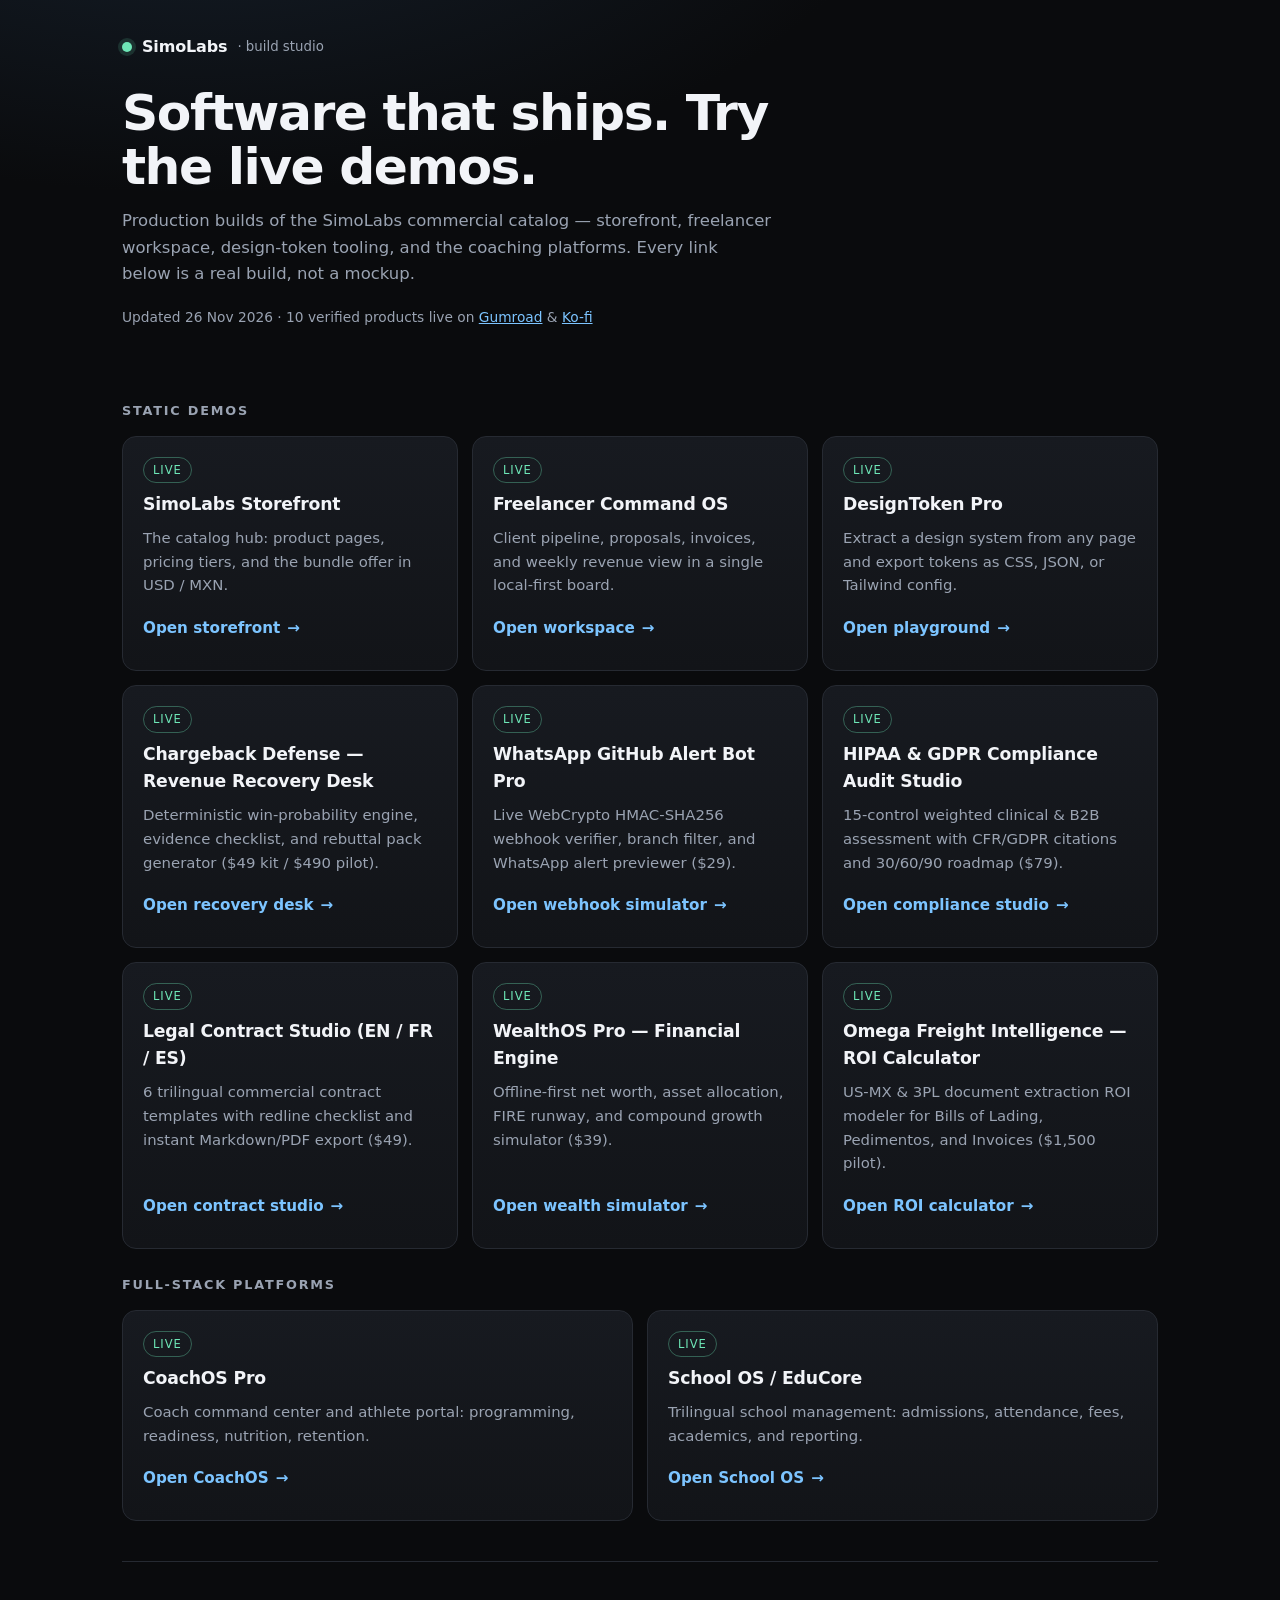
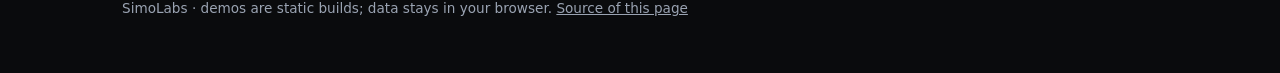
<file: index.html>
<!doctype html>
<html lang="en">
<head>
<meta charset="utf-8" />
<meta name="viewport" content="width=device-width, initial-scale=1" />
<title>SimoLabs — Product Demos</title>
<meta name="description" content="Live demos of SimoLabs commercial software: storefront, freelancer command OS, design token playground, chargeback defense, and coaching platforms." />
<meta property="og:type" content="website" />
<meta property="og:title" content="SimoLabs — 13 Offline-First SaaS, AI &amp; Revenue Recovery Products" />
<meta property="og:description" content="Try the live demos and get 25% off all Gumroad releases for 48 hours with code LAUNCH25." />
<meta property="og:url" content="https://simoabdelmoumen10-sys.github.io/simolabs-demos/" />
<meta property="og:image" content="https://simoabdelmoumen10-sys.github.io/simolabs-demos/assets/og-banner.png" />
<meta name="twitter:card" content="summary_large_image" />
<meta name="twitter:image" content="https://simoabdelmoumen10-sys.github.io/simolabs-demos/assets/og-banner.png" />
<style>
  :root {
    --bg: #0a0b0d;
    --surface: #121418;
    --surface-2: #171a20;
    --line: #262a32;
    --text: #f2f4f8;
    --muted: #9aa3b2;
    --accent: #7cc4ff;
    --accent-ink: #04121d;
    --ok: #6ee7b7;
    --radius: 14px;
    --max: 1080px;
  }
  * { box-sizing: border-box; }
  html { -webkit-text-size-adjust: 100%; }
  body {
    margin: 0;
    background: radial-gradient(1200px 600px at 15% -10%, #16202c 0%, transparent 60%), var(--bg);
    color: var(--text);
    font: 16px/1.6 "Inter", ui-sans-serif, system-ui, -apple-system, "Segoe UI", sans-serif;
    min-height: 100vh;
  }
  a { color: var(--accent); }
  a:focus-visible, button:focus-visible {
    outline: 2px solid var(--accent);
    outline-offset: 3px;
    border-radius: 6px;
  }
  .skip {
    position: absolute; left: -999px; top: 0;
    background: var(--accent); color: var(--accent-ink);
    padding: 10px 16px; z-index: 10; font-weight: 600;
  }
  .skip:focus { left: 12px; top: 12px; }
  .wrap { max-width: var(--max); margin: 0 auto; padding: 0 22px; }
  header { padding: 34px 0 8px; }
  .brand { display: flex; align-items: center; gap: 10px; font-weight: 700; letter-spacing: -0.01em; }
  .dot { width: 10px; height: 10px; border-radius: 50%; background: var(--ok); box-shadow: 0 0 0 4px rgba(110,231,183,.14); }
  .brand small { color: var(--muted); font-weight: 500; letter-spacing: 0; }
  h1 {
    font-size: clamp(2rem, 4.4vw, 3.15rem);
    line-height: 1.08;
    letter-spacing: -0.03em;
    margin: 26px 0 14px;
    max-width: 20ch;
  }
  .lede { color: var(--muted); max-width: 62ch; margin: 0 0 8px; font-size: 1.03rem; }
  .meta { color: var(--muted); font-size: .86rem; margin-top: 18px; }
  main { padding: 26px 0 40px; }
  h2 { font-size: .8rem; letter-spacing: .14em; text-transform: uppercase; color: var(--muted); margin: 26px 0 14px; font-weight: 600; }
  .grid {
    display: grid;
    grid-template-columns: repeat(auto-fit, minmax(260px, 1fr));
    gap: 14px;
  }
  .card {
    background: linear-gradient(180deg, var(--surface-2), var(--surface));
    border: 1px solid var(--line);
    border-radius: var(--radius);
    padding: 20px;
    display: flex;
    flex-direction: column;
    gap: 8px;
    min-height: 190px;
    transition: border-color .15s ease, transform .15s ease;
  }
  .card:hover { border-color: #3a4250; transform: translateY(-1px); }
  .card h3 { margin: 0; font-size: 1.08rem; letter-spacing: -0.01em; }
  .card p { margin: 0; color: var(--muted); font-size: .93rem; }
  .tag {
    align-self: flex-start;
    font-size: .72rem;
    letter-spacing: .08em;
    text-transform: uppercase;
    color: var(--muted);
    border: 1px solid var(--line);
    border-radius: 999px;
    padding: 3px 9px;
  }
  .tag.live { color: var(--ok); border-color: rgba(110,231,183,.35); }
  .card .go {
    margin-top: auto;
    font-weight: 600;
    font-size: .95rem;
    text-decoration: none;
    display: inline-flex;
    align-items: center;
    gap: 7px;
    min-height: 44px;
  }
  .card .go::after { content: "→"; transition: transform .15s ease; }
  .card .go:hover::after { transform: translateX(3px); }
  footer { border-top: 1px solid var(--line); padding: 22px 0 40px; color: var(--muted); font-size: .85rem; }
  footer a { color: var(--muted); }
  @media (max-width: 520px) {
    header { padding-top: 24px; }
    .card { min-height: 0; }
  }
  @media (prefers-reduced-motion: reduce) {
    .card, .card .go::after { transition: none; }
    .card:hover { transform: none; }
  }
</style>
</head>
<body>
<a class="skip" href="#main">Skip to demos</a>
<div class="wrap">
  <header>
    <div class="brand"><span class="dot" aria-hidden="true"></span> SimoLabs <small>· build studio</small></div>
    <h1>Software that ships. Try the live demos.</h1>
    <p class="lede">Production builds of the SimoLabs commercial catalog — storefront, freelancer workspace, design-token tooling, and the coaching platforms. Every link below is a real build, not a mockup.</p>
    <p class="meta">Updated 26 Nov 2026 · 10 verified products live on <a href="https://aitoolsos.gumroad.com" rel="noopener">Gumroad</a> &amp; <a href="https://ko-fi.com/novaassets/shop" rel="noopener">Ko-fi</a></p>
  </header>

  <main id="main">
    <h2>Static demos</h2>
    <div class="grid">
      <article class="card">
        <span class="tag live">Live</span>
        <h3>SimoLabs Storefront</h3>
        <p>The catalog hub: product pages, pricing tiers, and the bundle offer in USD / MXN.</p>
        <a class="go" href="./storefront/">Open storefront</a>
      </article>
      <article class="card">
        <span class="tag live">Live</span>
        <h3>Freelancer Command OS</h3>
        <p>Client pipeline, proposals, invoices, and weekly revenue view in a single local-first board.</p>
        <a class="go" href="./freelancer/">Open workspace</a>
      </article>
      <article class="card">
        <span class="tag live">Live</span>
        <h3>DesignToken Pro</h3>
        <p>Extract a design system from any page and export tokens as CSS, JSON, or Tailwind config.</p>
        <a class="go" href="./designtoken/">Open playground</a>
      </article>
      <article class="card">
        <span class="tag live">Live</span>
        <h3>Chargeback Defense — Revenue Recovery Desk</h3>
        <p>Deterministic win-probability engine, evidence checklist, and rebuttal pack generator ($49 kit / $490 pilot).</p>
        <a class="go" href="./chargeback/">Open recovery desk</a>
      </article>
      <article class="card">
        <span class="tag live">Live</span>
        <h3>WhatsApp GitHub Alert Bot Pro</h3>
        <p>Live WebCrypto HMAC-SHA256 webhook verifier, branch filter, and WhatsApp alert previewer ($29).</p>
        <a class="go" href="./whatsapp-alerts/">Open webhook simulator</a>
      </article>
      <article class="card">
        <span class="tag live">Live</span>
        <h3>HIPAA &amp; GDPR Compliance Audit Studio</h3>
        <p>15-control weighted clinical &amp; B2B assessment with CFR/GDPR citations and 30/60/90 roadmap ($79).</p>
        <a class="go" href="./compliance-audit/">Open compliance studio</a>
      </article>
      <article class="card">
        <span class="tag live">Live</span>
        <h3>Legal Contract Studio (EN / FR / ES)</h3>
        <p>6 trilingual commercial contract templates with redline checklist and instant Markdown/PDF export ($49).</p>
        <a class="go" href="./contract-studio/">Open contract studio</a>
      </article>
      <article class="card">
        <span class="tag live">Live</span>
        <h3>WealthOS Pro — Financial Engine</h3>
        <p>Offline-first net worth, asset allocation, FIRE runway, and compound growth simulator ($39).</p>
        <a class="go" href="./wealth-os/">Open wealth simulator</a>
      </article>
      <article class="card">
        <span class="tag live">Live</span>
        <h3>Omega Freight Intelligence — ROI Calculator</h3>
        <p>US-MX &amp; 3PL document extraction ROI modeler for Bills of Lading, Pedimentos, and Invoices ($1,500 pilot).</p>
        <a class="go" href="./freight-roi/">Open ROI calculator</a>
      </article>
    </div>

    <h2>Full-stack platforms</h2>
    <div class="grid">
      <article class="card">
        <span class="tag live">Live</span>
        <h3>CoachOS Pro</h3>
        <p>Coach command center and athlete portal: programming, readiness, nutrition, retention.</p>
        <a class="go" href="https://coachos-pro.vercel.app" rel="noopener">Open CoachOS</a>
      </article>
      <article class="card">
        <span class="tag live">Live</span>
        <h3>School OS / EduCore</h3>
        <p>Trilingual school management: admissions, attendance, fees, academics, and reporting.</p>
        <a class="go" href="https://school-os.vercel.app" rel="noopener">Open School OS</a>
      </article>
    </div>
  </main>

  <footer>
    <p>SimoLabs · demos are static builds; data stays in your browser. <a href="https://github.com/simoabdelmoumen10-sys/simolabs-demos">Source of this page</a></p>
  </footer>
</div>
</body>
</html>
</file>
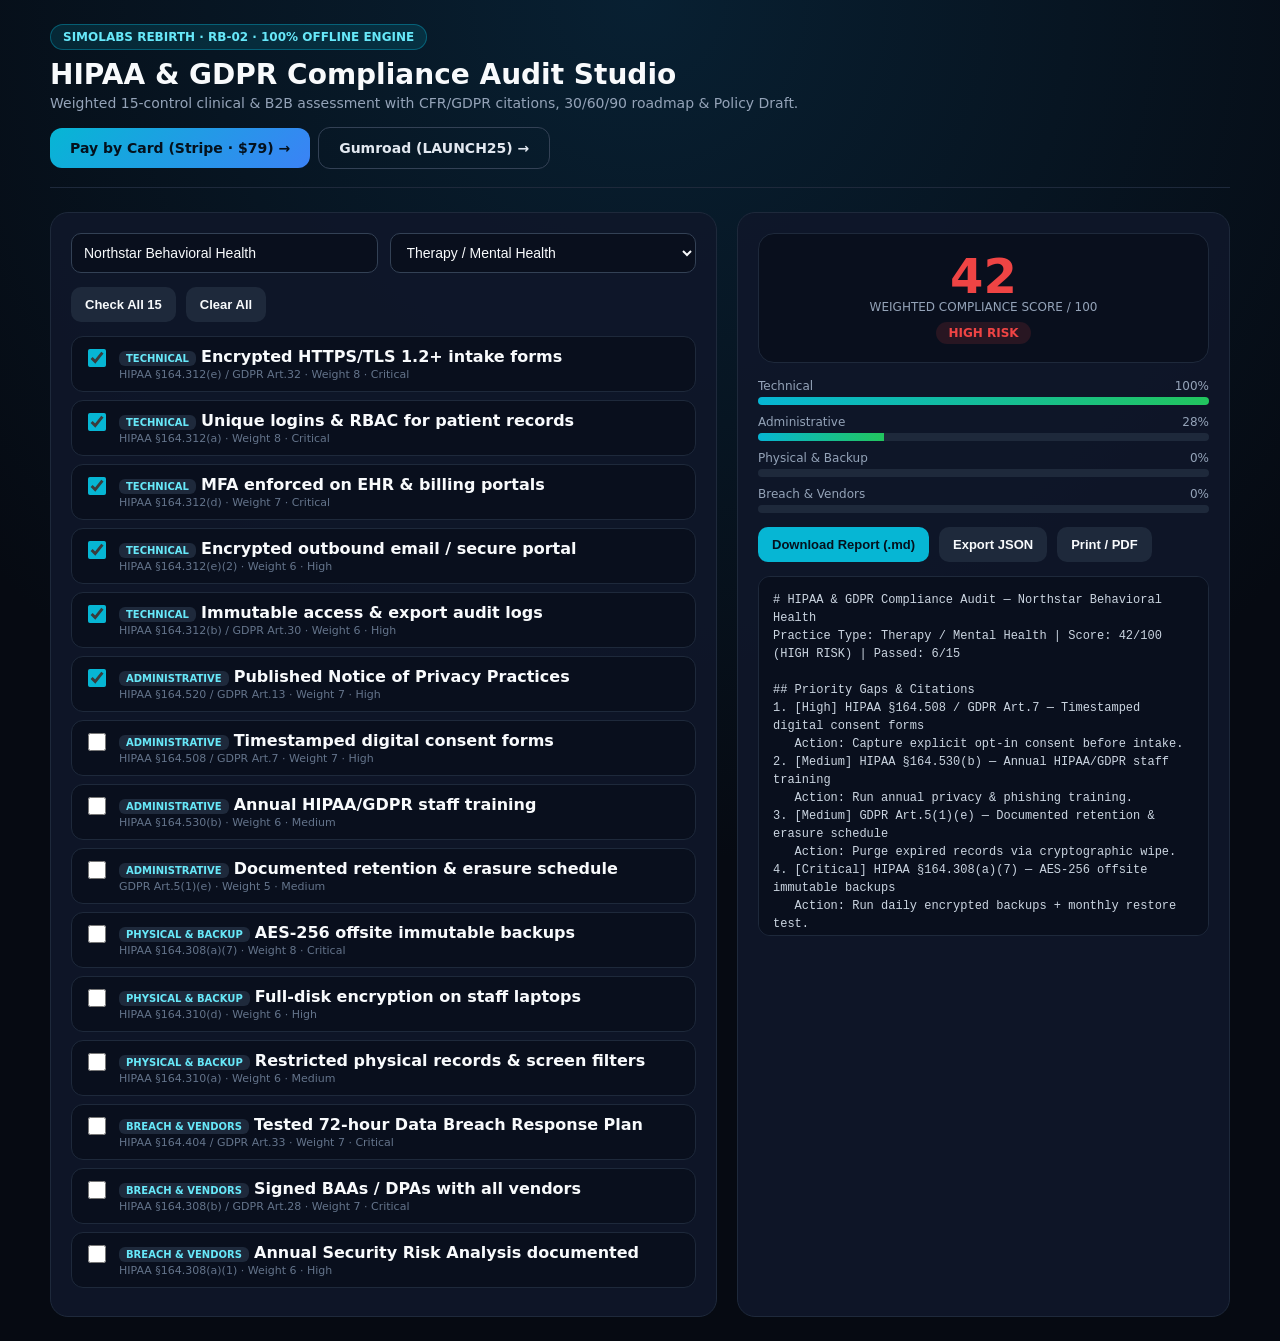
<file: compliance-audit/index.html>
<!doctype html>
<html lang="en">
<head>
  <meta charset="UTF-8" />
  <meta name="viewport" content="width=device-width, initial-scale=1.0" />
  <title>HIPAA &amp; GDPR Compliance Audit Studio — Live Interactive Demo | SimoLabs</title>
  <style>
    :root { --bg:#060a12; --panel:#0f172a; --line:#1e293b; --text:#f8fafc; --muted:#94a3b8; --cyan:#06b6d4; --green:#22c55e; --amber:#f59e0b; --red:#ef4444; }
    * { box-sizing:border-box; }
    body { margin:0; font-family:Inter,system-ui,-apple-system,sans-serif; background:radial-gradient(circle at top,#082032,#060a12 58%); color:var(--text); padding:24px; min-height:100vh; }
    .wrap { max-width:1180px; margin:0 auto; }
    .top { display:flex; flex-wrap:wrap; justify-content:space-between; align-items:center; gap:16px; padding-bottom:18px; border-bottom:1px solid var(--line); margin-bottom:24px; }
    .badge { display:inline-block; padding:5px 12px; border-radius:999px; background:rgba(6,182,212,.14); border:1px solid rgba(6,182,212,.38); color:#67e8f9; font-size:12px; font-weight:700; }
    h1 { margin:8px 0 4px; font-size:28px; }
    .sub { margin:0; color:var(--muted); font-size:14px; }
    .cta { padding:12px 20px; border-radius:12px; background:linear-gradient(135deg,#06b6d4,#3b82f6); color:#04111d; font-weight:800; text-decoration:none; font-size:14px; }
    .grid { display:grid; grid-template-columns:1.15fr .85fr; gap:20px; }
    @media (max-width:920px){ .grid{ grid-template-columns:1fr; } }
    .card { background:rgba(15,23,42,.9); border:1px solid var(--line); border-radius:18px; padding:20px; }
    .row { display:grid; grid-template-columns:1fr 1fr; gap:12px; margin-bottom:14px; }
    input, select { width:100%; padding:10px 12px; border-radius:10px; border:1px solid #334155; background:#090f1d; color:var(--text); font-size:14px; }
    .ctrl { display:flex; gap:10px; align-items:flex-start; padding:10px 12px; border-radius:12px; background:#090f1d; border:1px solid #1e293b; margin-bottom:8px; cursor:pointer; }
    .ctrl input { width:18px; height:18px; margin-top:2px; accent-color:var(--cyan); }
    .tag { font-size:10px; font-weight:800; padding:2px 7px; border-radius:6px; background:#1e293b; color:#67e8f9; text-transform:uppercase; }
    .scorebox { text-align:center; padding:18px; border-radius:16px; background:#090f1d; border:1px solid #1e293b; margin-bottom:16px; }
    .scorenum { font-size:48px; font-weight:900; line-height:1; }
    .tier { display:inline-block; margin-top:8px; padding:4px 12px; border-radius:999px; font-size:12px; font-weight:800; }
    .barwrap { margin:10px 0; }
    .barlabel { display:flex; justify-content:space-between; font-size:12px; color:var(--muted); margin-bottom:4px; }
    .bar { height:8px; background:#1e293b; border-radius:999px; overflow:hidden; }
    .bar > div { height:100%; background:linear-gradient(90deg,#06b6d4,#22c55e); transition:width .2s; }
    .btns { display:flex; gap:10px; flex-wrap:wrap; margin:14px 0; }
    button { cursor:pointer; border:0; border-radius:10px; padding:10px 14px; font-weight:700; font-size:13px; background:#1e293b; color:#f8fafc; }
    button.primary { background:var(--cyan); color:#04111d; }
    pre { background:#090f1d; border:1px solid #1e293b; border-radius:12px; padding:14px; font-size:12px; line-height:1.5; max-height:360px; overflow:auto; white-space:pre-wrap; color:#cbd5e1; }
  </style>
</head>
<body>
  <div class="wrap">
    <div class="top">
      <div>
        <span class="badge">SIMOLABS REBIRTH · RB-02 · 100% OFFLINE ENGINE</span>
        <h1>HIPAA &amp; GDPR Compliance Audit Studio</h1>
        <p class="sub">Weighted 15-control clinical &amp; B2B assessment with CFR/GDPR citations, 30/60/90 roadmap &amp; Policy Draft.</p>
      </div>
      <div style="display:flex;gap:8px;flex-wrap:wrap;align-items:center;">
        <a class="cta" href="https://buy.stripe.com/bJe14pa3M91N4XMgxz9bO0f" target="_blank" rel="noopener">Pay by Card (Stripe · $79) →</a>
        <a class="cta" style="background:transparent;border:1px solid #334155;color:#e2e8f0;" href="https://aitoolsos.gumroad.com" target="_blank" rel="noopener">Gumroad (LAUNCH25) →</a>
      </div>
    </div>

    <div class="grid">
      <div class="card">
        <div class="row">
          <input id="practiceName" value="Northstar Behavioral Health" placeholder="Practice Name" oninput="render()" />
          <select id="practiceType" onchange="render()">
            <option>Therapy / Mental Health</option>
            <option>Medical Practice</option>
            <option>Dental Clinic</option>
            <option>HealthTech SaaS</option>
          </select>
        </div>
        <div class="btns" style="margin-top:0;">
          <button onclick="setAll(true)">Check All 15</button>
          <button onclick="setAll(false)">Clear All</button>
        </div>
        <div id="controls"></div>
      </div>

      <div class="card">
        <div class="scorebox">
          <div id="scoreNum" class="scorenum">0</div>
          <div style="font-size:12px;color:var(--muted);">WEIGHTED COMPLIANCE SCORE / 100</div>
          <div id="riskTier" class="tier">CRITICAL</div>
        </div>
        <div id="domains"></div>
        <div class="btns">
          <button class="primary" onclick="downloadMd()">Download Report (.md)</button>
          <button onclick="downloadJson()">Export JSON</button>
          <button onclick="window.print()">Print / PDF</button>
        </div>
        <pre id="reportPre"></pre>
      </div>
    </div>
  </div>

  <script>
    const CONTROLS = [
      { key:'hasEncryptedForms', domain:'Technical', w:8, sev:'Critical', cit:'HIPAA §164.312(e) / GDPR Art.32', q:'Encrypted HTTPS/TLS 1.2+ intake forms', rem:'Enforce HTTPS + HSTS on all intake portals.' },
      { key:'hasAccessControls', domain:'Technical', w:8, sev:'Critical', cit:'HIPAA §164.312(a)', q:'Unique logins & RBAC for patient records', rem:'Remove shared accounts; enforce RBAC.' },
      { key:'hasMfaEnabled', domain:'Technical', w:7, sev:'Critical', cit:'HIPAA §164.312(d)', q:'MFA enforced on EHR & billing portals', rem:'Mandate TOTP/hardware MFA for all staff.' },
      { key:'hasEncryptedEmail', domain:'Technical', w:6, sev:'High', cit:'HIPAA §164.312(e)(2)', q:'Encrypted outbound email / secure portal', rem:'Route PHI via encrypted patient portal.' },
      { key:'hasAuditLogs', domain:'Technical', w:6, sev:'High', cit:'HIPAA §164.312(b) / GDPR Art.30', q:'Immutable access & export audit logs', rem:'Enable append-only audit logs with 6-yr retention.' },
      { key:'hasPrivacyPolicy', domain:'Administrative', w:7, sev:'High', cit:'HIPAA §164.520 / GDPR Art.13', q:'Published Notice of Privacy Practices', rem:'Publish current HIPAA/GDPR notice.' },
      { key:'hasPatientConsent', domain:'Administrative', w:7, sev:'High', cit:'HIPAA §164.508 / GDPR Art.7', q:'Timestamped digital consent forms', rem:'Capture explicit opt-in consent before intake.' },
      { key:'hasStaffTraining', domain:'Administrative', w:6, sev:'Medium', cit:'HIPAA §164.530(b)', q:'Annual HIPAA/GDPR staff training', rem:'Run annual privacy & phishing training.' },
      { key:'hasRetentionPolicy', domain:'Administrative', w:5, sev:'Medium', cit:'GDPR Art.5(1)(e)', q:'Documented retention & erasure schedule', rem:'Purge expired records via cryptographic wipe.' },
      { key:'hasSecureBackup', domain:'Physical & Backup', w:8, sev:'Critical', cit:'HIPAA §164.308(a)(7)', q:'AES-256 offsite immutable backups', rem:'Run daily encrypted backups + monthly restore test.' },
      { key:'hasDeviceEncryption', domain:'Physical & Backup', w:6, sev:'High', cit:'HIPAA §164.310(d)', q:'Full-disk encryption on staff laptops', rem:'Enable BitLocker/FileVault + 5m auto-lock.' },
      { key:'hasFacilityControls', domain:'Physical & Backup', w:6, sev:'Medium', cit:'HIPAA §164.310(a)', q:'Restricted physical records & screen filters', rem:'Lock server/chart rooms; add privacy screens.' },
      { key:'hasDataBreachPlan', domain:'Breach & Vendors', w:7, sev:'Critical', cit:'HIPAA §164.404 / GDPR Art.33', q:'Tested 72-hour Data Breach Response Plan', rem:'Adopt 72h breach containment & notice runbook.' },
      { key:'hasVendorAgreements', domain:'Breach & Vendors', w:7, sev:'Critical', cit:'HIPAA §164.308(b) / GDPR Art.28', q:'Signed BAAs / DPAs with all vendors', rem:'Execute BAAs/DPAs with every sub-processor.' },
      { key:'hasAnnualRiskAssessment', domain:'Breach & Vendors', w:6, sev:'High', cit:'HIPAA §164.308(a)(1)', q:'Annual Security Risk Analysis documented', rem:'Archive baseline assessment & quarterly reviews.' },
    ];
    const state = Object.fromEntries(CONTROLS.map((c, i) => [c.key, i < 6]));

    const ctrlEl = document.getElementById('controls');
    CONTROLS.forEach(c => {
      const label = document.createElement('label');
      label.className = 'ctrl';
      label.innerHTML = `<input type="checkbox" ${state[c.key]?'checked':''} onchange="toggle('${c.key}', this.checked)" /><div><div><span class="tag">${c.domain}</span> <strong>${c.q}</strong></div><div style="font-size:11px;color:#64748b;margin-top:2px;">${c.cit} · Weight ${c.w} · ${c.sev}</div></div>`;
      ctrlEl.appendChild(label);
    });

    function toggle(k, v) { state[k] = v; render(); }
    function setAll(v) {
      CONTROLS.forEach(c => state[c.key] = v);
      document.querySelectorAll('#controls input').forEach(el => el.checked = v);
      render();
    }

    let latestReport = '';
    let latestJson = {};

    function render() {
      const name = document.getElementById('practiceName').value.trim() || 'Your Practice';
      const ptype = document.getElementById('practiceType').value;
      const domains = ['Technical', 'Administrative', 'Physical & Backup', 'Breach & Vendors'];
      let earned = 0, total = 0, passed = 0;
      const gaps = [];
      const domStats = Object.fromEntries(domains.map(d => [d, { e:0, t:0 }]));

      CONTROLS.forEach(c => {
        total += c.w;
        domStats[c.domain].t += c.w;
        if (state[c.key]) { earned += c.w; passed++; domStats[c.domain].e += c.w; }
        else gaps.push(c);
      });

      const score = Math.round((earned / total) * 100);
      const tier = score >= 85 ? 'LOW' : score >= 60 ? 'MEDIUM' : score >= 35 ? 'HIGH' : 'CRITICAL';
      const color = score >= 85 ? '#22c55e' : score >= 60 ? '#f59e0b' : '#ef4444';

      const sEl = document.getElementById('scoreNum');
      sEl.textContent = score;
      sEl.style.color = color;
      const tEl = document.getElementById('riskTier');
      tEl.textContent = `${tier} RISK`;
      tEl.style.background = `${color}22`;
      tEl.style.color = color;

      document.getElementById('domains').innerHTML = domains.map(d => {
        const pct = Math.round((domStats[d].e / domStats[d].t) * 100);
        return `<div class="barwrap"><div class="barlabel"><span>${d}</span><span>${pct}%</span></div><div class="bar"><div style="width:${pct}%"></div></div></div>`;
      }).join('');

      latestReport = [
        `# HIPAA & GDPR Compliance Audit — ${name}`,
        `Practice Type: ${ptype} | Score: ${score}/100 (${tier} RISK) | Passed: ${passed}/15`,
        '',
        '## Priority Gaps & Citations',
        ...(gaps.length ? gaps.map((g,i) => `${i+1}. [${g.sev}] ${g.cit} — ${g.q}\n   Action: ${g.rem}`) : ['All 15 controls passed!']),
      ].join('\n');
      latestJson = { practiceName: name, practiceType: ptype, score, riskTier: tier, passedCount: passed, gaps };
      document.getElementById('reportPre').textContent = latestReport;
    }

    function downloadMd() {
      const a = document.createElement('a');
      a.href = URL.createObjectURL(new Blob([latestReport], { type:'text/markdown' }));
      a.download = 'compliance-audit-report.md';
      a.click();
    }
    function downloadJson() {
      const a = document.createElement('a');
      a.href = URL.createObjectURL(new Blob([JSON.stringify(latestJson, null, 2)], { type:'application/json' }));
      a.download = 'compliance-audit-report.json';
      a.click();
    }

    render();
  </script>
</body>
</html>
</file>
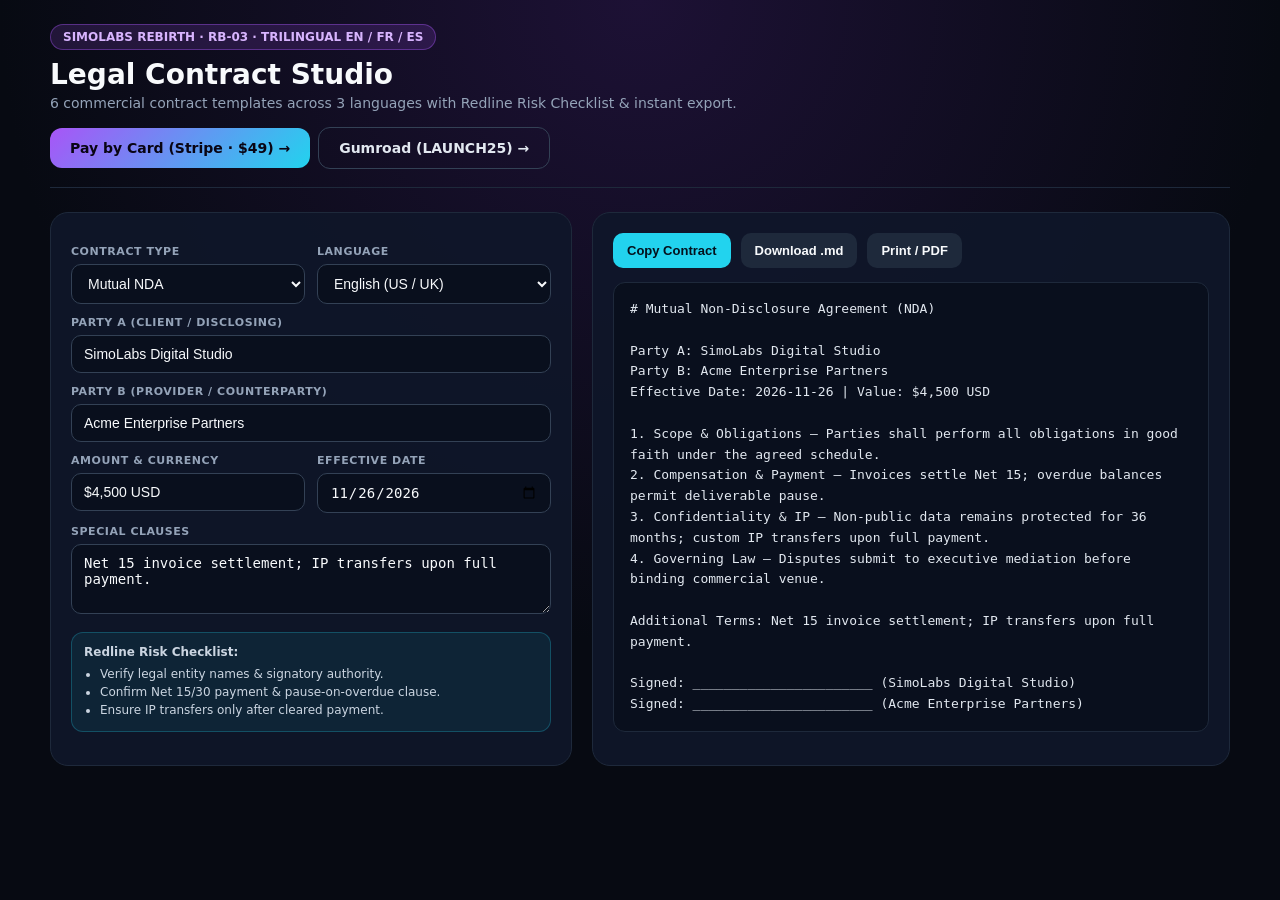
<file: contract-studio/index.html>
<!doctype html>
<html lang="en">
<head>
  <meta charset="UTF-8" />
  <meta name="viewport" content="width=device-width, initial-scale=1.0" />
  <title>Legal Contract Studio (EN / FR / ES) — Live Interactive Demo | SimoLabs</title>
  <style>
    :root { --bg:#070a12; --panel:#0f172a; --line:#1e293b; --text:#f8fafc; --muted:#94a3b8; --violet:#a855f7; --cyan:#22d3ee; }
    * { box-sizing:border-box; }
    body { margin:0; font-family:Inter,system-ui,-apple-system,sans-serif; background:radial-gradient(circle at top,#1d1135,#070a12 58%); color:var(--text); padding:24px; min-height:100vh; }
    .wrap { max-width:1180px; margin:0 auto; }
    .top { display:flex; flex-wrap:wrap; justify-content:space-between; align-items:center; gap:16px; padding-bottom:18px; border-bottom:1px solid var(--line); margin-bottom:24px; }
    .badge { display:inline-block; padding:5px 12px; border-radius:999px; background:rgba(168,85,247,.16); border:1px solid rgba(168,85,247,.4); color:#d8b4fe; font-size:12px; font-weight:700; }
    h1 { margin:8px 0 4px; font-size:28px; }
    .sub { margin:0; color:var(--muted); font-size:14px; }
    .cta { padding:12px 20px; border-radius:12px; background:linear-gradient(135deg,#a855f7,#22d3ee); color:#090514; font-weight:800; text-decoration:none; font-size:14px; }
    .grid { display:grid; grid-template-columns:.9fr 1.1fr; gap:20px; }
    @media (max-width:920px){ .grid{ grid-template-columns:1fr; } }
    .card { background:rgba(15,23,42,.9); border:1px solid var(--line); border-radius:18px; padding:20px; }
    label { display:block; font-size:11px; font-weight:800; color:var(--muted); text-transform:uppercase; letter-spacing:.05em; margin:12px 0 6px; }
    input, select, textarea { width:100%; padding:10px 12px; border-radius:10px; border:1px solid #334155; background:#090f1d; color:var(--text); font-size:14px; }
    .row { display:grid; grid-template-columns:1fr 1fr; gap:12px; }
    .btns { display:flex; gap:10px; flex-wrap:wrap; margin:14px 0; }
    button { cursor:pointer; border:0; border-radius:10px; padding:10px 14px; font-weight:700; font-size:13px; background:#1e293b; color:#f8fafc; }
    button.primary { background:var(--cyan); color:#04111d; }
    pre { background:#090f1d; border:1px solid #1e293b; border-radius:12px; padding:16px; font-size:13px; line-height:1.6; max-height:480px; overflow:auto; white-space:pre-wrap; color:#e2e8f0; }
    .check { margin-top:14px; padding:12px; border-radius:12px; background:rgba(34,211,238,.08); border:1px solid rgba(34,211,238,.25); font-size:12px; color:#cbd5e1; }
  </style>
</head>
<body>
  <div class="wrap">
    <div class="top">
      <div>
        <span class="badge">SIMOLABS REBIRTH · RB-03 · TRILINGUAL EN / FR / ES</span>
        <h1>Legal Contract Studio</h1>
        <p class="sub">6 commercial contract templates across 3 languages with Redline Risk Checklist &amp; instant export.</p>
      </div>
      <div style="display:flex;gap:8px;flex-wrap:wrap;align-items:center;">
        <a class="cta" href="https://buy.stripe.com/3cIeVf6RA3Ht61Q9579bO0g" target="_blank" rel="noopener">Pay by Card (Stripe · $49) →</a>
        <a class="cta" style="background:transparent;border:1px solid #334155;color:#e2e8f0;" href="https://aitoolsos.gumroad.com" target="_blank" rel="noopener">Gumroad (LAUNCH25) →</a>
      </div>
    </div>

    <div class="grid">
      <div class="card">
        <div class="row">
          <div>
            <label>Contract Type</label>
            <select id="type" onchange="render()">
              <option value="nda">Mutual NDA</option>
              <option value="freelance_msa">Freelance / Consulting MSA</option>
              <option value="saas_dpa">SaaS + GDPR DPA</option>
              <option value="employment">Employment Agreement</option>
              <option value="commercial_lease">Commercial Lease</option>
              <option value="partnership">Partnership / JV</option>
            </select>
          </div>
          <div>
            <label>Language</label>
            <select id="lang" onchange="render()">
              <option value="en">English (US / UK)</option>
              <option value="fr">Français (FR / MA)</option>
              <option value="es">Español (ES / MX)</option>
            </select>
          </div>
        </div>

        <label>Party A (Client / Disclosing)</label>
        <input id="party1" value="SimoLabs Digital Studio" oninput="render()" />

        <label>Party B (Provider / Counterparty)</label>
        <input id="party2" value="Acme Enterprise Partners" oninput="render()" />

        <div class="row">
          <div>
            <label>Amount &amp; Currency</label>
            <input id="amount" value="$4,500 USD" oninput="render()" />
          </div>
          <div>
            <label>Effective Date</label>
            <input id="date" type="date" value="2026-11-26" oninput="render()" />
          </div>
        </div>

        <label>Special Clauses</label>
        <textarea id="terms" rows="3" oninput="render()">Net 15 invoice settlement; IP transfers upon full payment.</textarea>

        <div class="check">
          <strong>Redline Risk Checklist:</strong>
          <ul style="margin:6px 0 0 16px;padding:0;line-height:1.5;">
            <li>Verify legal entity names &amp; signatory authority.</li>
            <li>Confirm Net 15/30 payment &amp; pause-on-overdue clause.</li>
            <li>Ensure IP transfers only after cleared payment.</li>
          </ul>
        </div>
      </div>

      <div class="card">
        <div class="btns" style="margin-top:0;">
          <button class="primary" onclick="copyText()">Copy Contract</button>
          <button onclick="downloadMd()">Download .md</button>
          <button onclick="window.print()">Print / PDF</button>
        </div>
        <pre id="out"></pre>
      </div>
    </div>
  </div>

  <script>
    const TITLES = {
      nda: { en:'Mutual Non-Disclosure Agreement (NDA)', fr:'Accord de Confidentialité (NDA)', es:'Acuerdo de Confidencialidad (NDA)' },
      freelance_msa: { en:'Master Freelance Services Agreement', fr:'Contrat Cadre de Prestation', es:'Contrato Marco de Servicios' },
      saas_dpa: { en:'SaaS Subscription & GDPR DPA', fr:'Contrat SaaS & Annexe RGPD', es:'Contrato SaaS y Anexo RGPD' },
      employment: { en:'Full-Time Employment Agreement', fr:'Contrat de Travail CDI', es:'Contrato Individual de Trabajo' },
      commercial_lease: { en:'Commercial Property Lease', fr:'Bail Commercial', es:'Contrato de Arrendamiento Comercial' },
      partnership: { en:'Strategic Partnership Agreement', fr:'Contrat de Partenariat', es:'Contrato de Alianza Estratégica' },
    };

    const CLAUSES = {
      en: [
        '1. Scope & Obligations — Parties shall perform all obligations in good faith under the agreed schedule.',
        '2. Compensation & Payment — Invoices settle Net 15; overdue balances permit deliverable pause.',
        '3. Confidentiality & IP — Non-public data remains protected for 36 months; custom IP transfers upon full payment.',
        '4. Governing Law — Disputes submit to executive mediation before binding commercial venue.',
      ],
      fr: [
        'Article 1 — Objet & Obligations : Les Parties exécutent leurs engagements de bonne foi selon le calendrier convenu.',
        'Article 2 — Prix & Paiement : Factures payables à 15 jours nets ; suspension possible en cas de retard.',
        'Article 3 — Confidentialité & PI : Données protégées 36 mois ; cession de PI après paiement intégral.',
        'Article 4 — Droit Applicable : Médiation préalable de 15 jours avant toute saisine judiciaire.',
      ],
      es: [
        'Cláusula 1 — Objeto y Alcance: Las Partes cumplirán sus obligaciones de buena fe conforme al cronograma.',
        'Cláusula 2 — Contraprestación y Pago: Facturas a 15 días naturales; facultad de pausa por mora.',
        'Cláusula 3 — Confidencialidad y PI: Reserva por 36 meses; cesión de PI sujeta a pago total.',
        'Cláusula 4 — Jurisdicción: Mediación ejecutiva previa de 15 días antes de tribunales competentes.',
      ],
    };

    let current = '';
    function render() {
      const t = document.getElementById('type').value;
      const l = document.getElementById('lang').value;
      const p1 = (document.getElementById('party1').value || 'Party A').replace(/[<>]/g,'');
      const p2 = (document.getElementById('party2').value || 'Party B').replace(/[<>]/g,'');
      const amt = (document.getElementById('amount').value || 'TBD').replace(/[<>]/g,'');
      const dt = document.getElementById('date').value || '2026-11-26';
      const terms = (document.getElementById('terms').value || 'None').replace(/[<>]/g,'');

      current = [
        `# ${TITLES[t][l]}`,
        '',
        `Party A: ${p1}`,
        `Party B: ${p2}`,
        `Effective Date: ${dt} | Value: ${amt}`,
        '',
        ...CLAUSES[l],
        '',
        `Additional Terms: ${terms}`,
        '',
        `Signed: _______________________ (${p1})`,
        `Signed: _______________________ (${p2})`,
      ].join('\n');
      document.getElementById('out').textContent = current;
    }

    function copyText() { navigator.clipboard.writeText(current); }
    function downloadMd() {
      const a = document.createElement('a');
      a.href = URL.createObjectURL(new Blob([current], { type:'text/markdown' }));
      a.download = 'legal-contract.md';
      a.click();
    }
    render();
  </script>
</body>
</html>
</file>
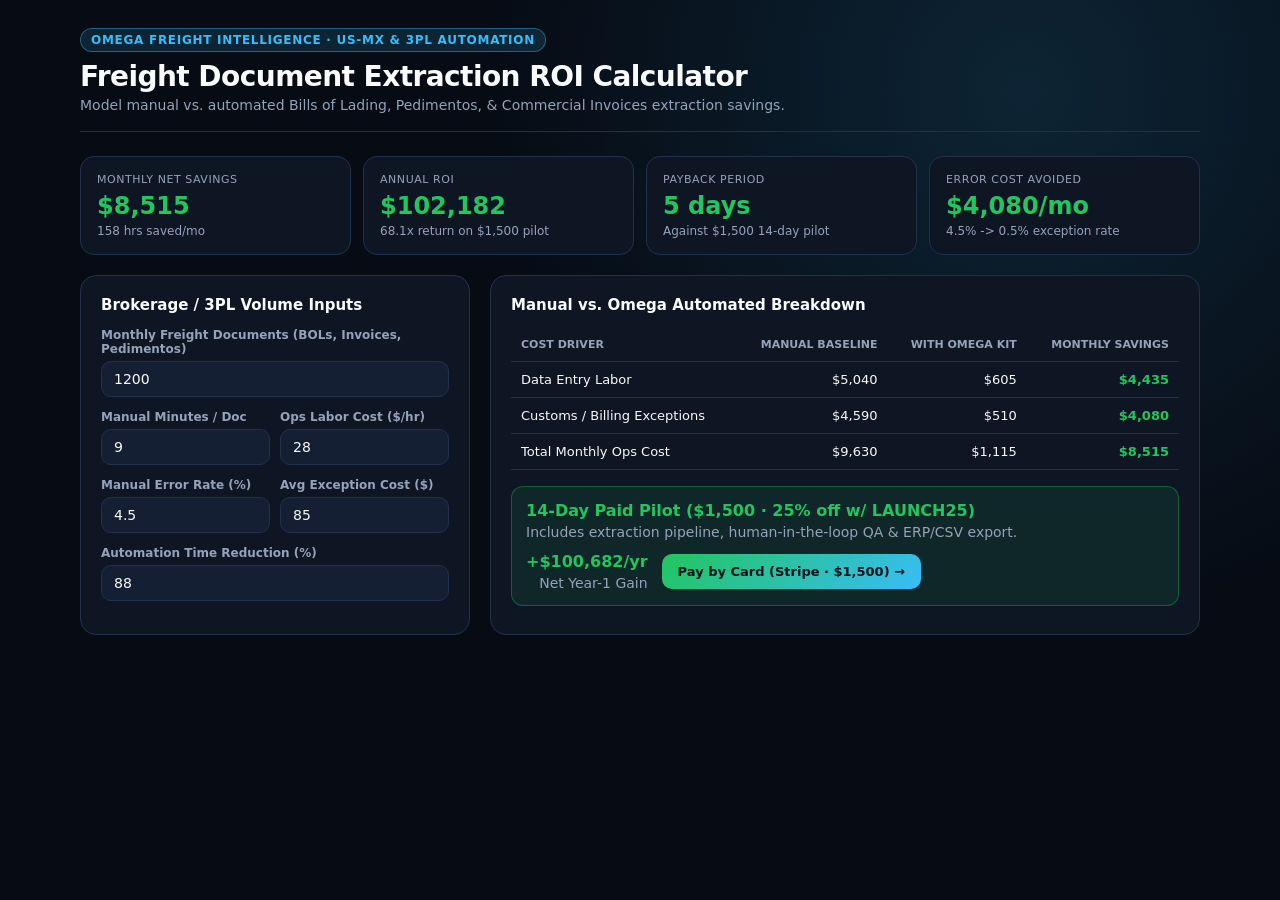
<file: freight-roi/index.html>
<!doctype html>
<html lang="en">
<head>
  <meta charset="utf-8" />
  <meta name="viewport" content="width=device-width, initial-scale=1" />
  <title>Omega Freight Intelligence — Document Extraction ROI Calculator</title>
  <style>
    :root {
      --bg: #060b14;
      --panel: #0e1624;
      --panel-2: #141f33;
      --border: #22314a;
      --text: #f8fafc;
      --muted: #94a3b8;
      --accent: #38bdf8;
      --accent-2: #22c55e;
      --warn: #f59e0b;
    }
    * { box-sizing: border-box; margin: 0; padding: 0; font-family: Inter, system-ui, -apple-system, sans-serif; }
    body { background: radial-gradient(circle at 80% 10%, rgba(56,189,248,.14), transparent 42%), var(--bg); color: var(--text); min-height: 100vh; padding: 28px 20px 60px; }
    .wrap { max-width: 1120px; margin: 0 auto; }
    header { display: flex; flex-wrap: wrap; justify-content: space-between; align-items: center; gap: 16px; margin-bottom: 24px; padding-bottom: 18px; border-bottom: 1px solid var(--border); }
    .badge { display: inline-block; padding: 4px 10px; border-radius: 999px; background: rgba(56,189,248,.14); border: 1px solid rgba(56,189,248,.4); color: var(--accent); font-size: 12px; font-weight: 700; letter-spacing: .06em; margin-bottom: 8px; }
    h1 { font-size: 28px; font-weight: 800; letter-spacing: -.02em; }
    .sub { color: var(--muted); font-size: 14px; margin-top: 4px; }
    .kpis { display: grid; grid-template-columns: repeat(4, 1fr); gap: 12px; margin-bottom: 20px; }
    @media (max-width: 720px) { .kpis { grid-template-columns: repeat(2, 1fr); } }
    .kpi { background: var(--panel); border: 1px solid var(--border); border-radius: 14px; padding: 16px; }
    .kpi small { display: block; font-size: 11px; color: var(--muted); text-transform: uppercase; letter-spacing: .05em; margin-bottom: 6px; }
    .kpi b { font-size: 24px; font-weight: 800; color: var(--accent-2); }
    .kpi span { display: block; font-size: 12px; color: var(--muted); margin-top: 4px; }
    .grid { display: grid; grid-template-columns: 390px 1fr; gap: 20px; }
    @media (max-width: 900px) { .grid { grid-template-columns: 1fr; } }
    .card { background: var(--panel); border: 1px solid var(--border); border-radius: 16px; padding: 20px; }
    .card h2 { font-size: 15px; font-weight: 700; margin-bottom: 14px; }
    .field { margin-bottom: 13px; }
    .field label { display: flex; justify-content: space-between; font-size: 12px; color: var(--muted); margin-bottom: 5px; font-weight: 600; }
    .field input { width: 100%; background: var(--panel-2); border: 1px solid var(--border); color: var(--text); padding: 9px 12px; border-radius: 10px; font-size: 14px; }
    .field input:focus { outline: none; border-color: var(--accent); }
    .row2 { display: grid; grid-template-columns: 1fr 1fr; gap: 10px; }
    table { width: 100%; border-collapse: collapse; font-size: 13px; margin-top: 8px; }
    th, td { padding: 10px; border-bottom: 1px solid var(--border); text-align: right; }
    th:first-child, td:first-child { text-align: left; }
    th { color: var(--muted); font-size: 11px; text-transform: uppercase; }
    .cta { margin-top: 16px; padding: 14px; border-radius: 12px; background: rgba(34,197,94,.1); border: 1px solid rgba(34,197,94,.35); display: flex; justify-content: space-between; align-items: center; gap: 12px; }
    .cta b { color: var(--accent-2); }
  </style>
</head>
<body>
<div class="wrap">
  <header>
    <div>
      <div class="badge">OMEGA FREIGHT INTELLIGENCE · US-MX &amp; 3PL AUTOMATION</div>
      <h1>Freight Document Extraction ROI Calculator</h1>
      <p class="sub">Model manual vs. automated Bills of Lading, Pedimentos, &amp; Commercial Invoices extraction savings.</p>
    </div>
  </header>

  <div class="kpis">
    <div class="kpi"><small>Monthly Net Savings</small><b id="kpiMonthly">$0</b><span id="kpiHours">0 hrs saved/mo</span></div>
    <div class="kpi"><small>Annual ROI</small><b id="kpiAnnual">$0</b><span id="kpiMultiple">0x return on $1,500 pilot</span></div>
    <div class="kpi"><small>Payback Period</small><b id="kpiPayback">0 days</b><span>Against $1,500 14-day pilot</span></div>
    <div class="kpi"><small>Error Cost Avoided</small><b id="kpiErrors">$0/mo</b><span id="kpiRate">0% → 0.5% exception rate</span></div>
  </div>

  <div class="grid">
    <div class="card">
      <h2>Brokerage / 3PL Volume Inputs</h2>
      <div class="field"><label>Monthly Freight Documents (BOLs, Invoices, Pedimentos)</label><input type="number" id="docs" value="1200" min="10" step="50"></div>
      <div class="row2">
        <div class="field"><label>Manual Minutes / Doc</label><input type="number" id="minsPerDoc" value="9" min="1" step="0.5"></div>
        <div class="field"><label>Ops Labor Cost ($/hr)</label><input type="number" id="hourly" value="28" min="5" step="1"></div>
      </div>
      <div class="row2">
        <div class="field"><label>Manual Error Rate (%)</label><input type="number" id="errRate" value="4.5" min="0" max="50" step="0.5"></div>
        <div class="field"><label>Avg Exception Cost ($)</label><input type="number" id="errCost" value="85" min="0" step="5"></div>
      </div>
      <div class="field"><label>Automation Time Reduction (%)</label><input type="number" id="autoPct" value="88" min="10" max="98" step="1"></div>
    </div>

    <div class="card">
      <h2>Manual vs. Omega Automated Breakdown</h2>
      <table>
        <thead><tr><th>Cost Driver</th><th>Manual Baseline</th><th>With Omega Kit</th><th>Monthly Savings</th></tr></thead>
        <tbody id="roiBody"></tbody>
      </table>
      <div class="cta" style="flex-wrap:wrap;">
        <div>
          <b>14-Day Paid Pilot ($1,500 · 25% off w/ LAUNCH25)</b>
          <div class="sub" id="ctaSub">Includes extraction pipeline, human-in-the-loop QA &amp; ERP/CSV export.</div>
        </div>
        <div style="display:flex;align-items:center;gap:14px;flex-wrap:wrap;">
          <div style="text-align:right"><b id="ctaNet">+$0/yr</b><div class="sub">Net Year-1 Gain</div></div>
          <a href="https://buy.stripe.com/4gMbJ31xgem761Q1CF9bO0e" target="_blank" rel="noopener" style="background:linear-gradient(135deg,#22c55e,#38bdf8);color:#04131c;text-decoration:none;padding:10px 16px;border-radius:10px;font-weight:800;font-size:13px;white-space:nowrap;">Pay by Card (Stripe · $1,500) →</a>
        </div>
      </div>
    </div>
  </div>
</div>

<script>
const fmt = (n) => '$' + Math.round(n).toLocaleString('en-US');
const val = (id) => Math.max(0, Number(document.getElementById(id).value) || 0);

function update() {
  const docs = val('docs');
  const mins = val('minsPerDoc');
  const hourly = val('hourly');
  const errRate = val('errRate') / 100;
  const errCost = val('errCost');
  const autoPct = Math.min(0.98, Math.max(0.1, val('autoPct') / 100));

  const manualHours = (docs * mins) / 60;
  const manualLabor = manualHours * hourly;
  const manualErrors = docs * errRate * errCost;

  const autoHours = manualHours * (1 - autoPct);
  const autoLabor = autoHours * hourly;
  const autoErrors = docs * 0.005 * errCost;

  const laborSaved = manualLabor - autoLabor;
  const errorSaved = Math.max(0, manualErrors - autoErrors);
  const monthlySaved = laborSaved + errorSaved;
  const annualSaved = monthlySaved * 12;
  const pilotCost = 1500;
  const paybackDays = monthlySaved > 0 ? Math.max(1, Math.round((pilotCost / monthlySaved) * 30)) : 999;
  const roiMult = (annualSaved / pilotCost).toFixed(1);

  document.getElementById('kpiMonthly').textContent = fmt(monthlySaved);
  document.getElementById('kpiHours').textContent = `${Math.round(manualHours - autoHours)} hrs saved/mo`;
  document.getElementById('kpiAnnual').textContent = fmt(annualSaved);
  document.getElementById('kpiMultiple').textContent = `${roiMult}x return on $1,500 pilot`;
  document.getElementById('kpiPayback').textContent = `${paybackDays} days`;
  document.getElementById('kpiErrors').textContent = `${fmt(errorSaved)}/mo`;
  document.getElementById('kpiRate').textContent = `${(errRate * 100).toFixed(1)}% -> 0.5% exception rate`;
  document.getElementById('ctaNet').textContent = `+${fmt(annualSaved - pilotCost)}/yr`;

  document.getElementById('roiBody').innerHTML = [
    ['Data Entry Labor', fmt(manualLabor), fmt(autoLabor), fmt(laborSaved)],
    ['Customs / Billing Exceptions', fmt(manualErrors), fmt(autoErrors), fmt(errorSaved)],
    ['Total Monthly Ops Cost', fmt(manualLabor + manualErrors), fmt(autoLabor + autoErrors), fmt(monthlySaved)],
  ].map(r => `<tr><td>${r[0]}</td><td>${r[1]}</td><td>${r[2]}</td><td style="color:#22c55e;font-weight:700">${r[3]}</td></tr>`).join('');
}

document.querySelectorAll('input').forEach(el => el.addEventListener('input', update));
update();
</script>
</body>
</html>
</file>
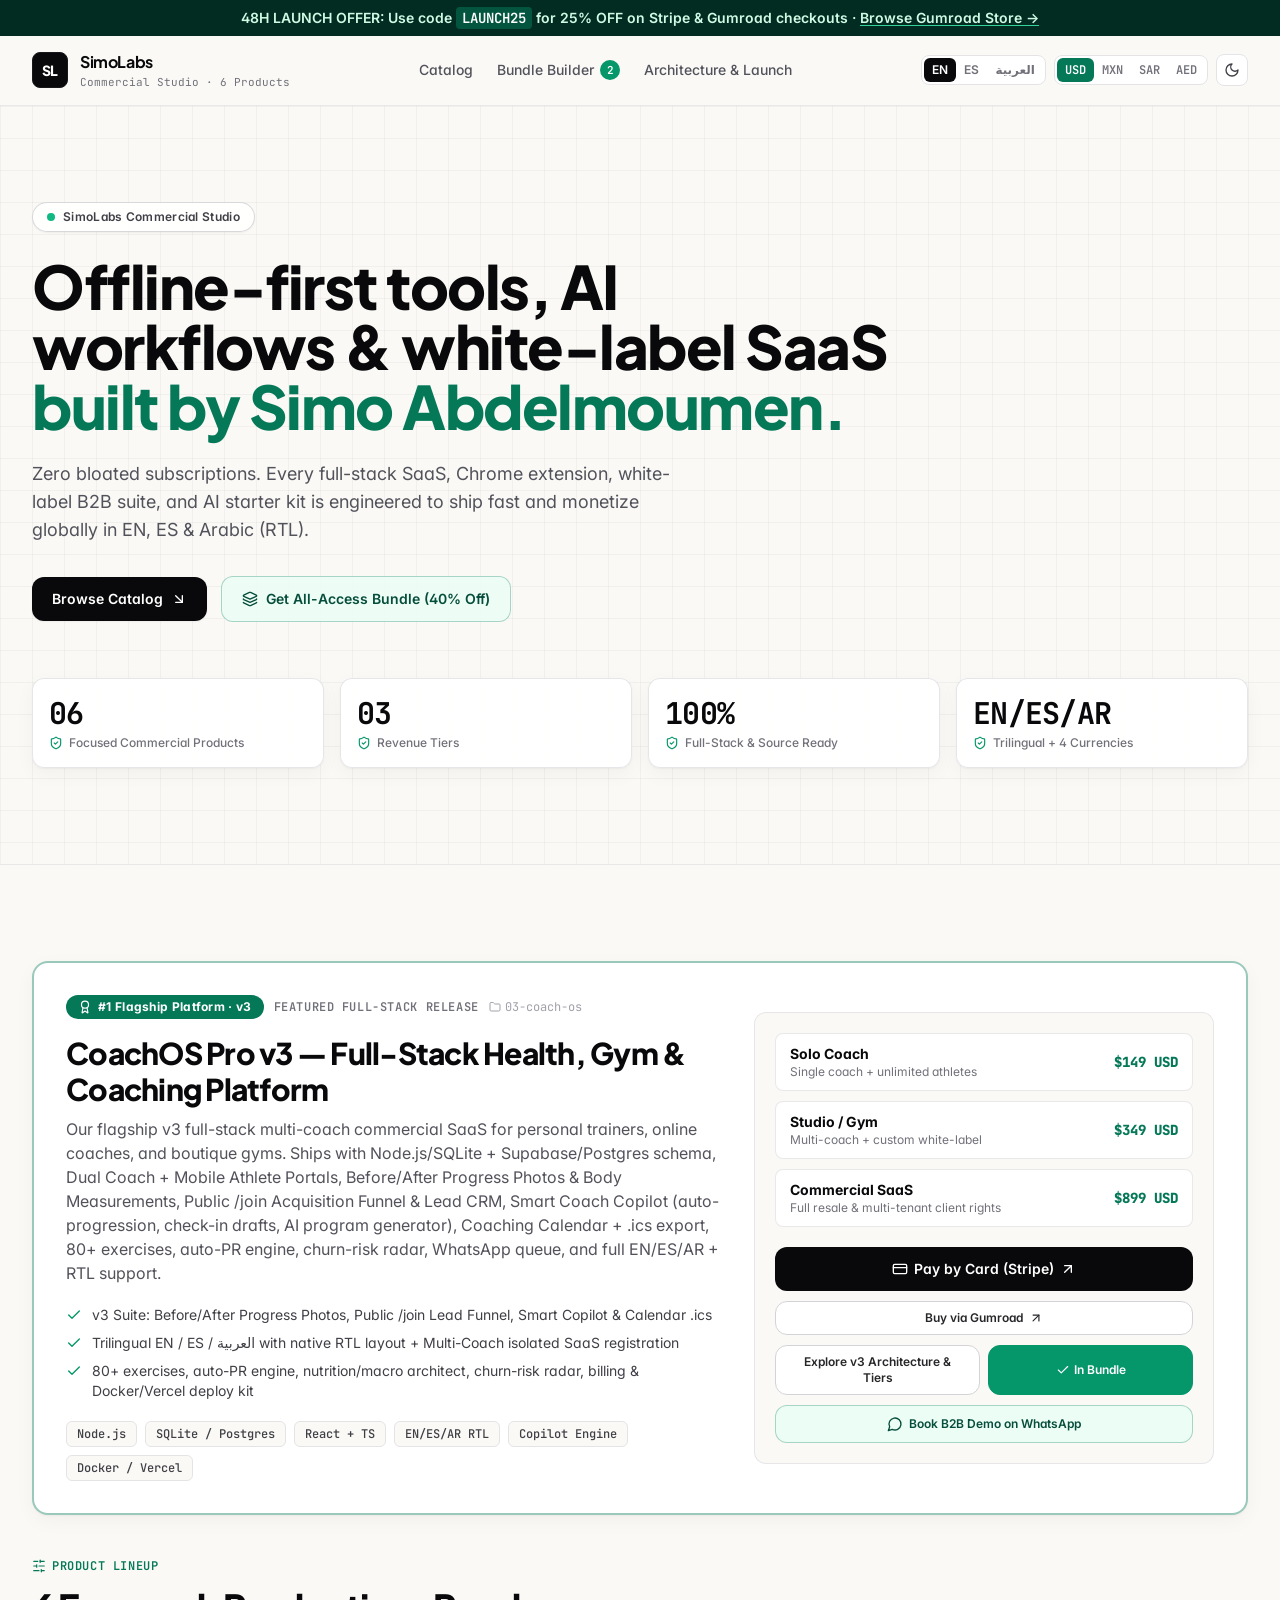
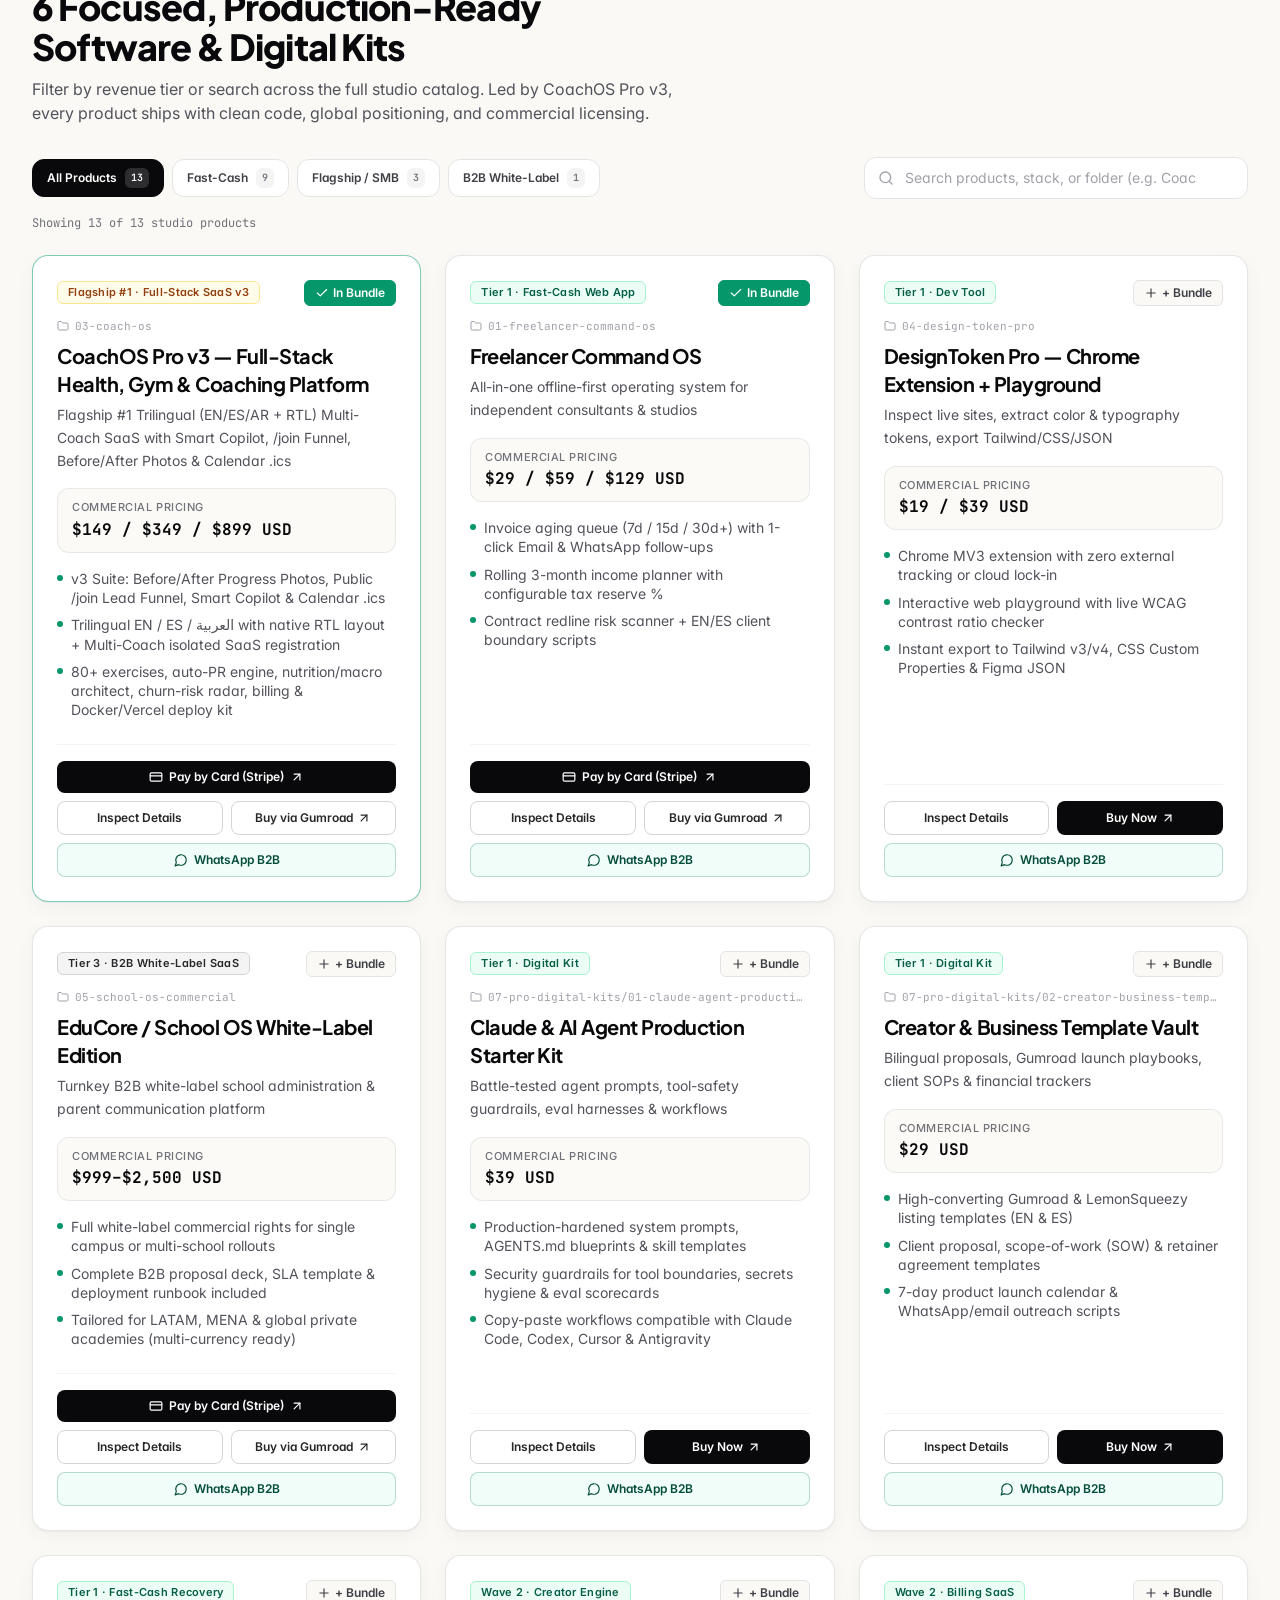
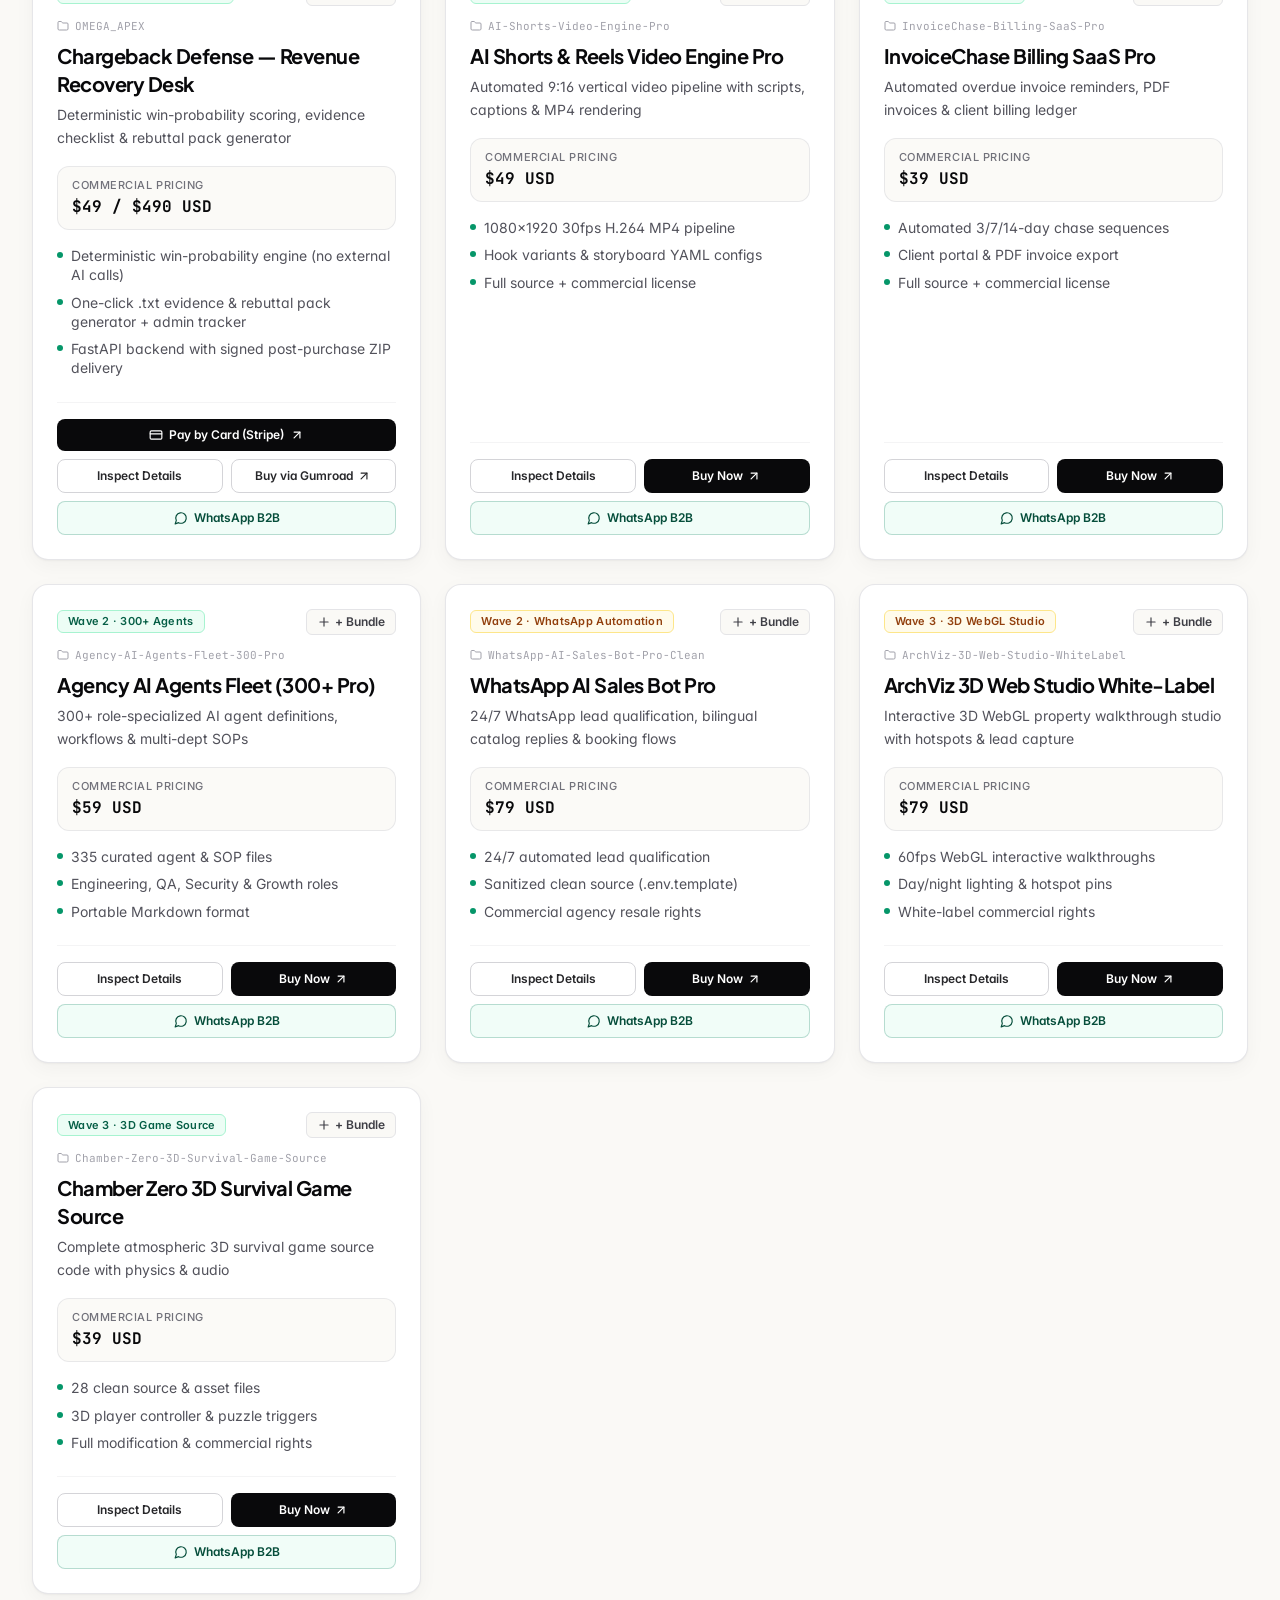
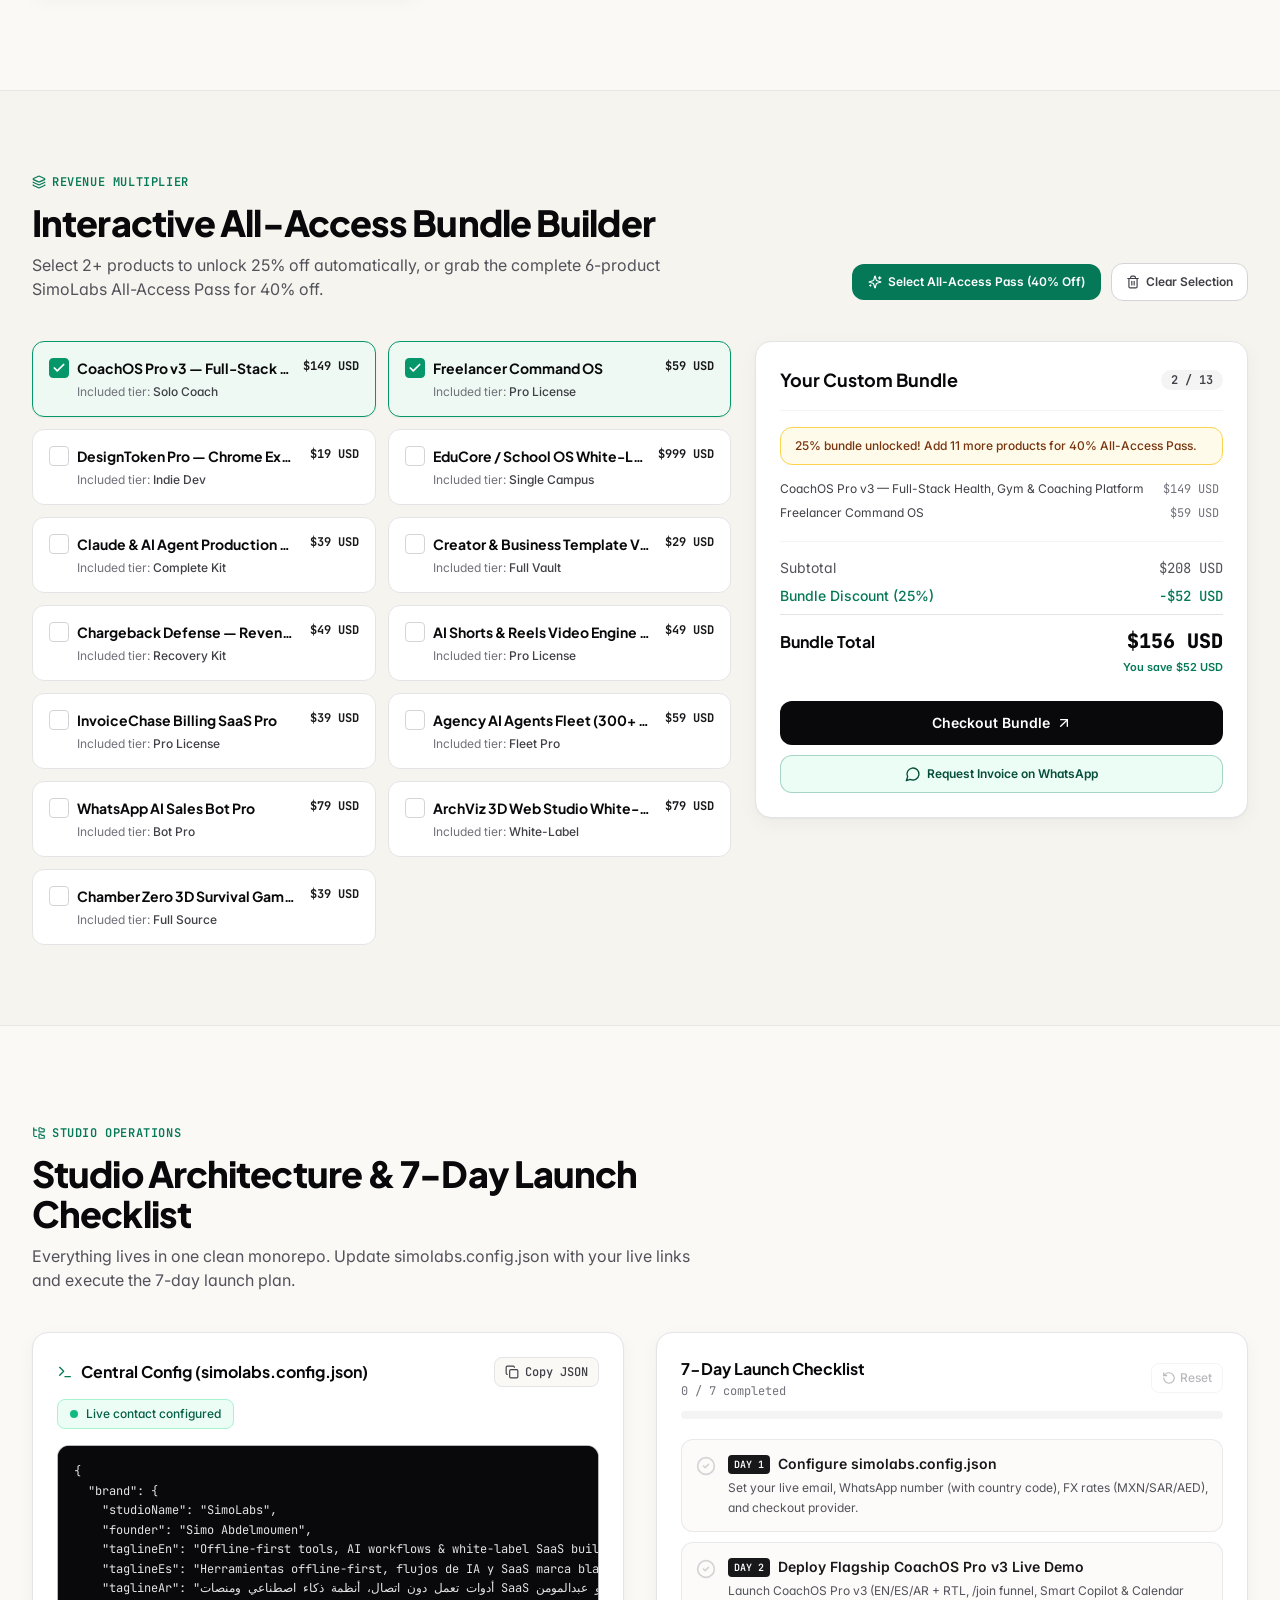
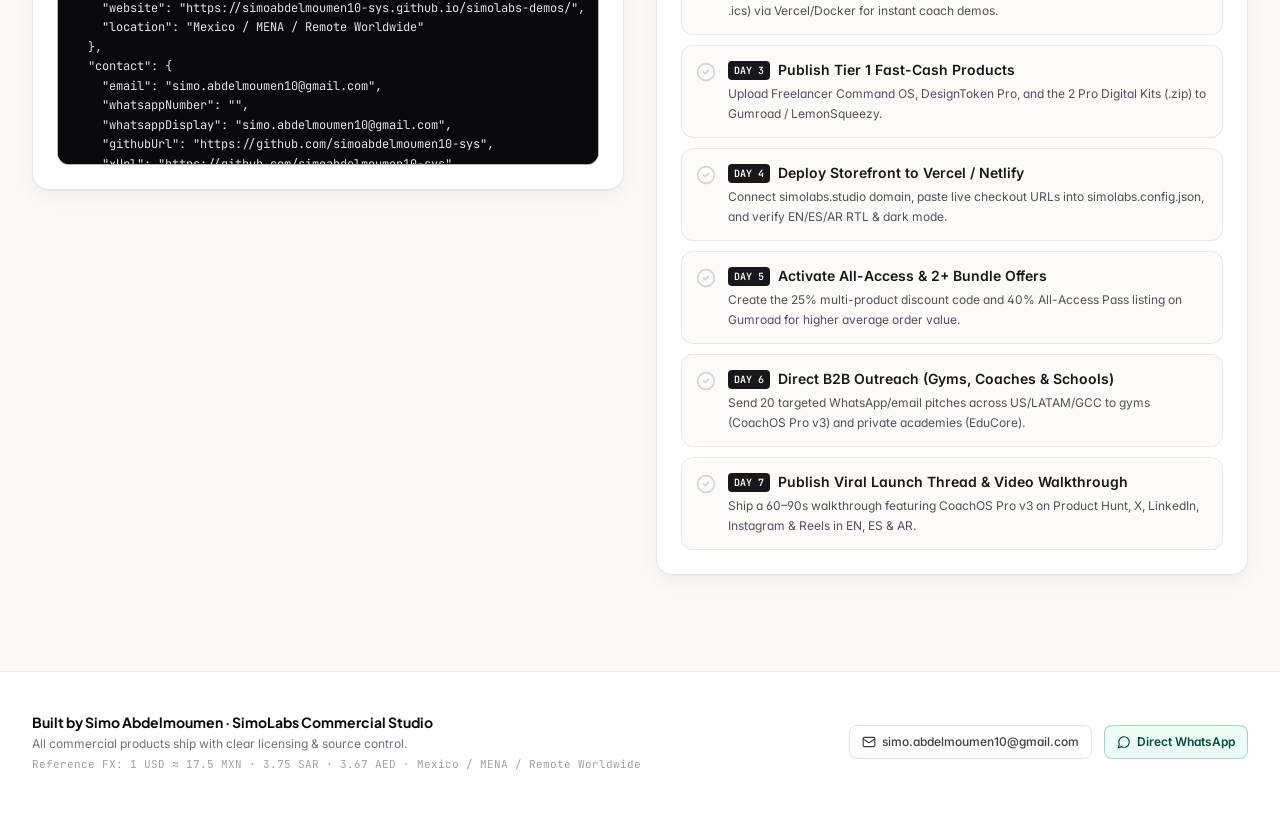
<file: storefront/index.html>
<!doctype html>
<html lang="en" dir="ltr" class="scroll-smooth">
  <head>
    <meta charset="UTF-8" />
    <meta name="viewport" content="width=device-width, initial-scale=1.0" />
    <title>SimoLabs — Commercial Studio &amp; Flagship CoachOS Pro v3 Hub</title>
    <meta
      name="description"
      content="Offline-first tools, AI workflows & white-label SaaS built by Simo Abdelmoumen. 13 live commercial products in EN/ES/AR + RTL with 25% off via LAUNCH25."
    />

    <!-- OpenGraph / Viral Social Sharing -->
    <meta property="og:type" content="website" />
    <meta property="og:site_name" content="SimoLabs Commercial Studio" />
    <meta property="og:title" content="SimoLabs — 13 Offline-First SaaS &amp; AI Kits (25% Off: LAUNCH25)" />
    <meta
      property="og:description"
      content="13 verified software products, AI agent fleets & white-label SaaS kits in EN, ES & Arabic (RTL). Full source + commercial license."
    />
    <meta property="og:url" content="https://simoabdelmoumen10-sys.github.io/simolabs-demos/storefront/" />
    <meta property="og:image" content="https://simoabdelmoumen10-sys.github.io/simolabs-demos/assets/og-banner.png" />

    <!-- Twitter / X Card -->
    <meta name="twitter:card" content="summary_large_image" />
    <meta name="twitter:title" content="SimoLabs — 13 Offline-First SaaS &amp; AI Kits (25% Off: LAUNCH25)" />
    <meta
      name="twitter:description"
      content="Offline-first tools, AI workflows & white-label SaaS built by Simo Abdelmoumen. Full source + commercial license."
    />
    <meta name="twitter:image" content="https://simoabdelmoumen10-sys.github.io/simolabs-demos/assets/og-banner.png" />

    <link rel="preconnect" href="https://fonts.googleapis.com" />
    <link rel="preconnect" href="https://fonts.gstatic.com" crossorigin />
    <link
      href="https://fonts.googleapis.com/css2?family=Cairo:wght@400;500;600;700;800&family=Inter:wght@400;500;600;700&family=JetBrains+Mono:wght@400;500;600&family=Plus+Jakarta+Sans:wght@600;700;800&display=swap"
      rel="stylesheet"
    />
    <script type="module" crossorigin src="./assets/index-3patHTmM.js"></script>
    <link rel="stylesheet" crossorigin href="./assets/index-D-EZug0d.css">
  </head>
  <body class="bg-paper-50 text-zinc-950 antialiased dark:bg-obsidian-950 dark:text-zinc-100">
    <div id="root"></div>
  </body>
</html>
</file>
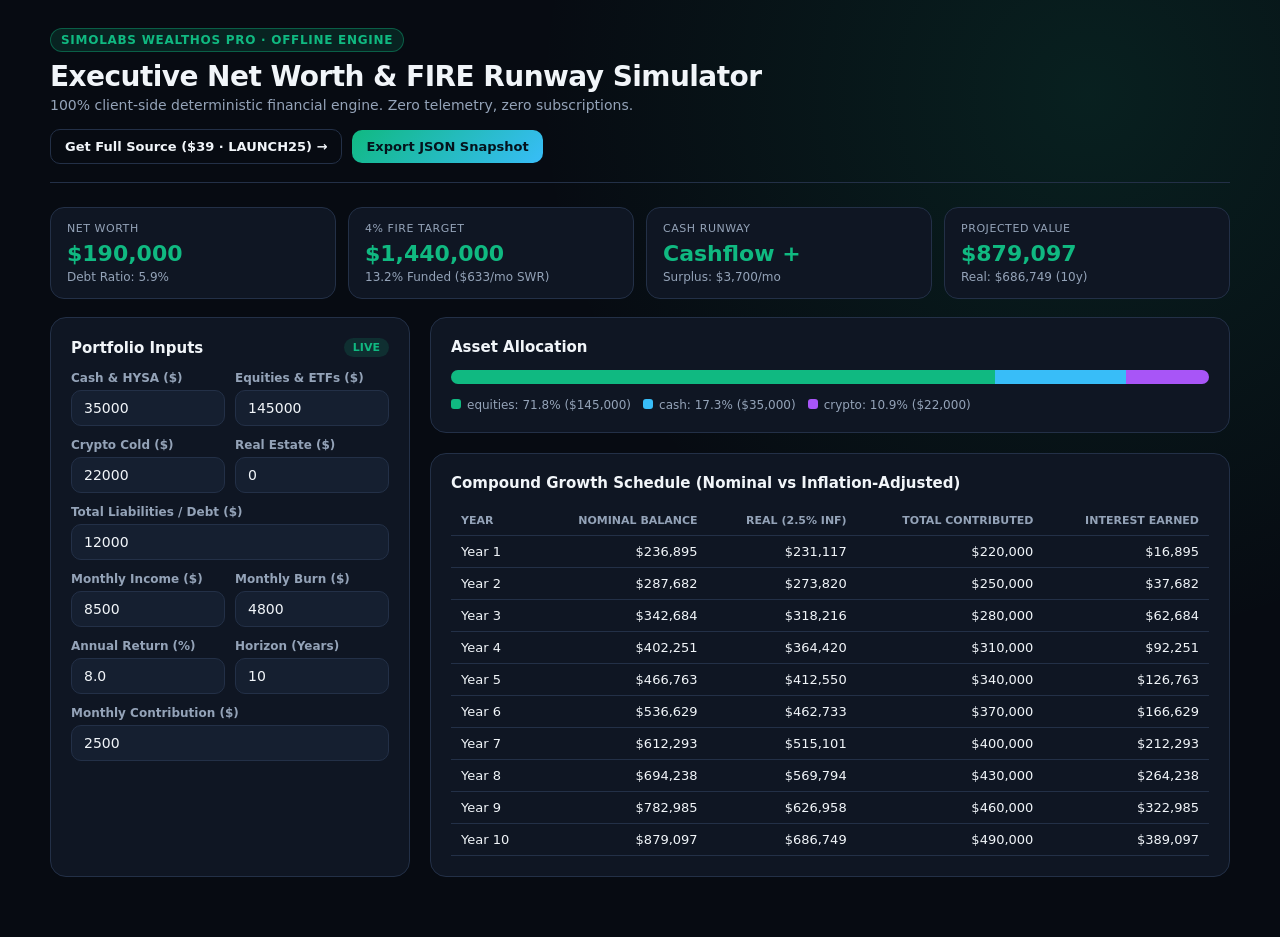
<file: wealth-os/index.html>
<!doctype html>
<html lang="en">
<head>
  <meta charset="utf-8" />
  <meta name="viewport" content="width=device-width, initial-scale=1" />
  <title>WealthOS Pro — Financial Engine Interactive Demo</title>
  <style>
    :root {
      --bg: #070b12;
      --panel: #0f1623;
      --panel-2: #151f30;
      --border: #233047;
      --text: #f1f5f9;
      --muted: #94a3b8;
      --accent: #10b981;
      --accent-2: #38bdf8;
      --warn: #f59e0b;
      --danger: #ef4444;
    }
    * { box-sizing: border-box; margin: 0; padding: 0; font-family: Inter, system-ui, -apple-system, sans-serif; }
    body { background: radial-gradient(circle at 85% 10%, rgba(16,185,129,.12), transparent 40%), var(--bg); color: var(--text); min-height: 100vh; padding: 28px 20px 60px; }
    .wrap { max-width: 1180px; margin: 0 auto; }
    header { display: flex; flex-wrap: wrap; justify-content: space-between; align-items: center; gap: 16px; margin-bottom: 24px; padding-bottom: 18px; border-bottom: 1px solid var(--border); }
    .badge { display: inline-block; padding: 4px 10px; border-radius: 999px; background: rgba(16,185,129,.14); border: 1px solid rgba(16,185,129,.4); color: var(--accent); font-size: 12px; font-weight: 700; letter-spacing: .06em; margin-bottom: 8px; }
    h1 { font-size: 28px; font-weight: 800; letter-spacing: -.02em; }
    .sub { color: var(--muted); font-size: 14px; margin-top: 4px; }
    .grid { display: grid; grid-template-columns: 360px 1fr; gap: 20px; }
    @media (max-width: 900px) { .grid { grid-template-columns: 1fr; } }
    .card { background: var(--panel); border: 1px solid var(--border); border-radius: 16px; padding: 20px; min-width: 0; overflow-x: auto; }
    .card h2 { font-size: 15px; font-weight: 700; color: var(--text); margin-bottom: 14px; display: flex; justify-content: space-between; align-items: center; }
    .field { margin-bottom: 12px; }
    .field label { display: flex; justify-content: space-between; font-size: 12px; color: var(--muted); margin-bottom: 5px; font-weight: 600; }
    .field input { width: 100%; background: var(--panel-2); border: 1px solid var(--border); color: var(--text); padding: 9px 12px; border-radius: 10px; font-size: 14px; }
    .field input:focus { outline: none; border-color: var(--accent); }
    .row2 { display: grid; grid-template-columns: 1fr 1fr; gap: 10px; }
    .kpis { display: grid; grid-template-columns: repeat(4, 1fr); gap: 12px; margin-bottom: 18px; }
    @media (max-width: 720px) { .kpis { grid-template-columns: repeat(2, 1fr); } }
    .kpi { background: var(--panel); border: 1px solid var(--border); border-radius: 14px; padding: 14px 16px; }
    .kpi small { display: block; font-size: 11px; color: var(--muted); text-transform: uppercase; letter-spacing: .05em; margin-bottom: 6px; }
    .kpi b { font-size: 22px; font-weight: 800; color: var(--accent); }
    .kpi span { display: block; font-size: 12px; color: var(--muted); margin-top: 4px; }
    .bar { height: 14px; border-radius: 999px; overflow: hidden; display: flex; background: var(--panel-2); margin: 10px 0 14px; }
    .legend { display: flex; flex-wrap: wrap; gap: 12px; font-size: 12px; color: var(--muted); }
    .dot { display: inline-block; width: 10px; height: 10px; border-radius: 3px; margin-right: 6px; }
    table { width: 100%; border-collapse: collapse; font-size: 13px; margin-top: 10px; }
    th, td { text-align: right; padding: 8px 10px; border-bottom: 1px solid var(--border); }
    th:first-child, td:first-child { text-align: left; }
    th { color: var(--muted); font-weight: 600; font-size: 11px; text-transform: uppercase; }
    .btn { background: linear-gradient(135deg, var(--accent), var(--accent-2)); color: #04131c; border: none; padding: 9px 14px; border-radius: 10px; font-weight: 800; font-size: 13px; cursor: pointer; }
    .pill { padding: 3px 9px; border-radius: 999px; font-size: 11px; font-weight: 700; background: rgba(16,185,129,.15); color: var(--accent); }
  </style>
</head>
<body>
<div class="wrap">
  <header>
    <div>
      <div class="badge">SIMOLABS WEALTHOS PRO · OFFLINE ENGINE</div>
      <h1>Executive Net Worth &amp; FIRE Runway Simulator</h1>
      <p class="sub">100% client-side deterministic financial engine. Zero telemetry, zero subscriptions.</p>
    </div>
    <div style="display:flex;gap:10px;flex-wrap:wrap;align-items:center;">
      <a class="btn" style="text-decoration:none;background:transparent;border:1px solid var(--border);color:var(--text);" href="https://aitoolsos.gumroad.com" target="_blank" rel="noopener">Get Full Source ($39 · LAUNCH25) →</a>
      <button class="btn" id="exportBtn">Export JSON Snapshot</button>
    </div>
  </header>

  <div class="kpis">
    <div class="kpi"><small>Net Worth</small><b id="kpiNw">$0</b><span id="kpiDebt">Debt Ratio: 0%</span></div>
    <div class="kpi"><small>4% FIRE Target</small><b id="kpiFire">$0</b><span id="kpiFirePct">0% Funded</span></div>
    <div class="kpi"><small>Cash Runway</small><b id="kpiRunway">0 mo</b><span id="kpiRunwayStatus">Status</span></div>
    <div class="kpi"><small>Projected Value</small><b id="kpiProj">$0</b><span id="kpiReal">Real: $0</span></div>
  </div>

  <div class="grid">
    <div class="card">
      <h2>Portfolio Inputs <span class="pill">LIVE</span></h2>
      <div class="row2">
        <div class="field"><label>Cash &amp; HYSA ($)</label><input type="number" id="cash" value="35000" min="0" step="500"></div>
        <div class="field"><label>Equities &amp; ETFs ($)</label><input type="number" id="equities" value="145000" min="0" step="1000"></div>
      </div>
      <div class="row2">
        <div class="field"><label>Crypto Cold ($)</label><input type="number" id="crypto" value="22000" min="0" step="500"></div>
        <div class="field"><label>Real Estate ($)</label><input type="number" id="realEstate" value="0" min="0" step="5000"></div>
      </div>
      <div class="field"><label>Total Liabilities / Debt ($)</label><input type="number" id="debt" value="12000" min="0" step="500"></div>
      <div class="row2">
        <div class="field"><label>Monthly Income ($)</label><input type="number" id="income" value="8500" min="0" step="100"></div>
        <div class="field"><label>Monthly Burn ($)</label><input type="number" id="burn" value="4800" min="0" step="100"></div>
      </div>
      <div class="row2">
        <div class="field"><label>Annual Return (%)</label><input type="number" id="rate" value="8.0" min="-20" max="30" step="0.5"></div>
        <div class="field"><label>Horizon (Years)</label><input type="number" id="years" value="10" min="1" max="50" step="1"></div>
      </div>
      <div class="field"><label>Monthly Contribution ($)</label><input type="number" id="contrib" value="2500" min="0" step="100"></div>
    </div>

    <div style="display:flex;flex-direction:column;gap:20px;min-width:0;">
      <div class="card">
        <h2>Asset Allocation</h2>
        <div class="bar" id="allocBar"></div>
        <div class="legend" id="allocLegend"></div>
      </div>

      <div class="card">
        <h2>Compound Growth Schedule (Nominal vs Inflation-Adjusted)</h2>
        <table>
          <thead><tr><th>Year</th><th>Nominal Balance</th><th>Real (2.5% Inf)</th><th>Total Contributed</th><th>Interest Earned</th></tr></thead>
          <tbody id="schedBody"></tbody>
        </table>
      </div>
    </div>
  </div>
</div>

<script>
const COLORS = { equities: '#10b981', cash: '#38bdf8', crypto: '#a855f7', real_estate: '#f59e0b' };
const fmt = (n) => '$' + Math.round(n).toLocaleString('en-US');
const num = (id) => Math.max(0, Number(document.getElementById(id).value) || 0);

function compute() {
  const assets = [
    { category: 'cash', amount: num('cash') },
    { category: 'equities', amount: num('equities') },
    { category: 'crypto', amount: num('crypto') },
    { category: 'real_estate', amount: num('realEstate') },
  ];
  const totalAssets = assets.reduce((s, a) => s + a.amount, 0);
  const debt = num('debt');
  const netWorth = totalAssets - debt;
  const debtRatio = totalAssets > 0 ? ((debt / totalAssets) * 100).toFixed(1) : '0.0';

  const income = num('income');
  const burn = num('burn');
  const netBurn = burn - income;
  const runway = netBurn <= 0 ? 'Cashflow +' : (assets[0].amount / netBurn).toFixed(1) + ' mo';
  const runwaySub = netBurn <= 0 ? `Surplus: ${fmt(-netBurn)}/mo` : `Burn: ${fmt(netBurn)}/mo`;

  const fireTarget = (burn * 12) / 0.04;
  const firePct = fireTarget > 0 ? ((netWorth / fireTarget) * 100).toFixed(1) : '100.0';

  const rate = (Number(document.getElementById('rate').value) || 0) / 100;
  const years = Math.min(50, Math.max(1, Math.round(Number(document.getElementById('years').value) || 10)));
  const contrib = num('contrib');
  let bal = Math.max(0, netWorth);
  let totalContrib = bal;
  const rows = [];
  for (let y = 1; y <= years; y++) {
    for (let m = 0; m < 12; m++) {
      bal = bal * (1 + rate / 12) + contrib;
      totalContrib += contrib;
    }
    const real = bal / Math.pow(1.025, y);
    rows.push({ y, bal, real, totalContrib, interest: bal - totalContrib });
  }
  const last = rows[rows.length - 1];

  document.getElementById('kpiNw').textContent = fmt(netWorth);
  document.getElementById('kpiDebt').textContent = `Debt Ratio: ${debtRatio}%`;
  document.getElementById('kpiFire').textContent = fmt(fireTarget);
  document.getElementById('kpiFirePct').textContent = `${firePct}% Funded (${fmt(Math.max(0, netWorth) * 0.04 / 12)}/mo SWR)`;
  document.getElementById('kpiRunway').textContent = runway;
  document.getElementById('kpiRunwayStatus').textContent = runwaySub;
  document.getElementById('kpiProj').textContent = fmt(last.bal);
  document.getElementById('kpiReal').textContent = `Real: ${fmt(last.real)} (${years}y)`;

  const bar = document.getElementById('allocBar');
  const legend = document.getElementById('allocLegend');
  bar.innerHTML = '';
  legend.innerHTML = '';
  assets.filter(a => a.amount > 0).sort((a, b) => b.amount - a.amount).forEach(a => {
    const pct = totalAssets > 0 ? (a.amount / totalAssets) * 100 : 0;
    const seg = document.createElement('div');
    seg.style.width = pct + '%';
    seg.style.background = COLORS[a.category];
    bar.appendChild(seg);
    const lbl = document.createElement('span');
    lbl.innerHTML = `<i class="dot" style="background:${COLORS[a.category]}"></i>${a.category.replace('_', ' ')}: ${pct.toFixed(1)}% (${fmt(a.amount)})`;
    legend.appendChild(lbl);
  });

  const tbody = document.getElementById('schedBody');
  tbody.innerHTML = rows.filter((_, i) => i === 0 || (i + 1) % Math.max(1, Math.floor(years / 8)) === 0 || i === rows.length - 1)
    .map(r => `<tr><td>Year ${r.y}</td><td>${fmt(r.bal)}</td><td>${fmt(r.real)}</td><td>${fmt(r.totalContrib)}</td><td>${fmt(r.interest)}</td></tr>`)
    .join('');

  window.__WEALTH_SNAPSHOT = { netWorth, totalAssets, debt, fireTarget, runway, finalNominal: Math.round(last.bal), finalReal: Math.round(last.real) };
}

document.querySelectorAll('input').forEach(el => el.addEventListener('input', compute));
document.getElementById('exportBtn').addEventListener('click', () => {
  const blob = new Blob([JSON.stringify(window.__WEALTH_SNAPSHOT, null, 2)], { type: 'application/json' });
  const a = document.createElement('a');
  a.href = URL.createObjectURL(blob);
  a.download = 'wealthos-snapshot.json';
  a.click();
});
compute();
</script>
</body>
</html>
</file>
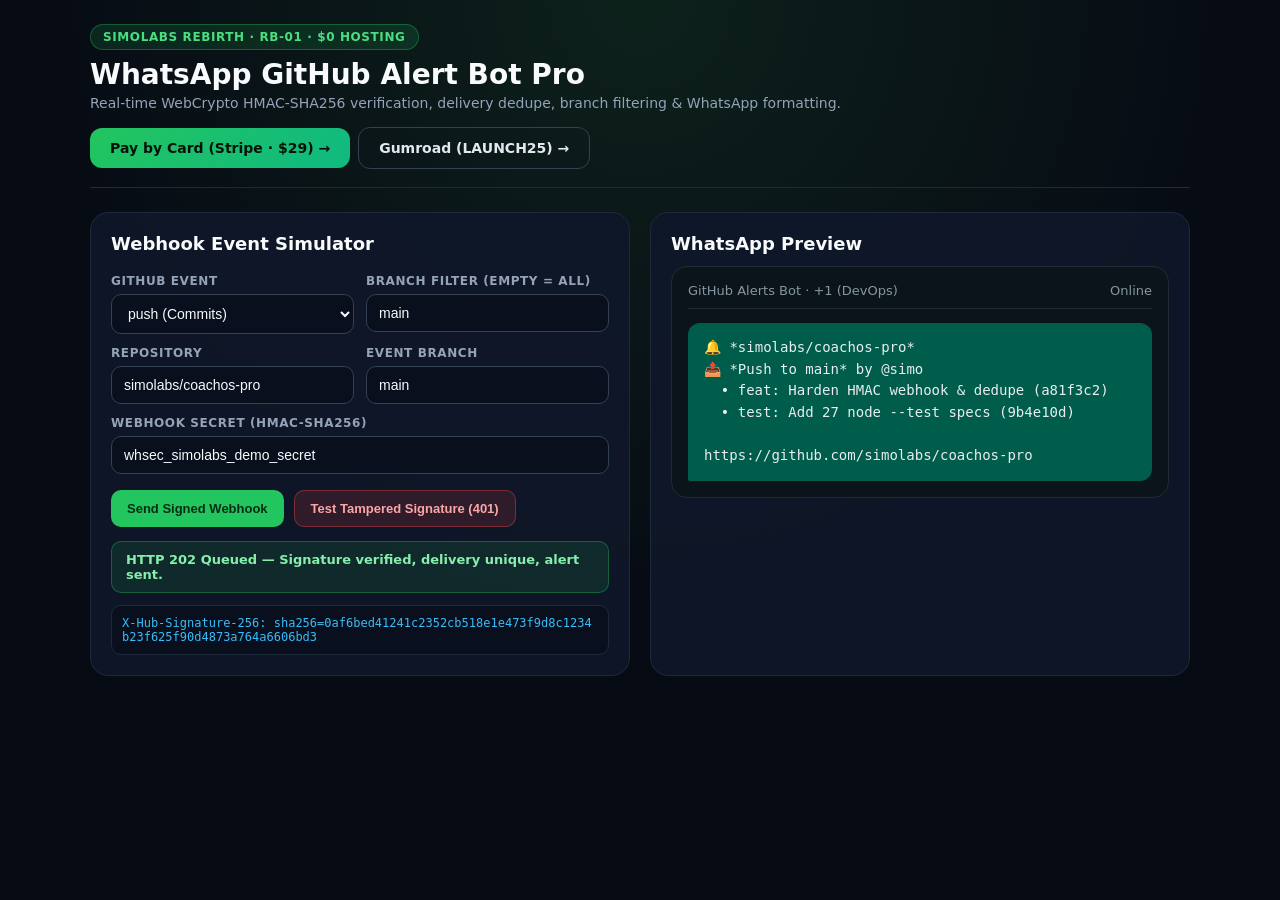
<file: whatsapp-alerts/index.html>
<!doctype html>
<html lang="en">
<head>
  <meta charset="UTF-8" />
  <meta name="viewport" content="width=device-width, initial-scale=1.0" />
  <title>WhatsApp GitHub Alert Bot Pro — Live Simulator | SimoLabs</title>
  <style>
    :root { --bg:#070b14; --panel:#0f172a; --line:#1e293b; --text:#f8fafc; --muted:#94a3b8; --accent:#22c55e; --cyan:#38bdf8; --danger:#ef4444; }
    * { box-sizing:border-box; }
    body { margin:0; font-family:Inter,system-ui,-apple-system,sans-serif; background:radial-gradient(circle at top,#0d211b,#070b14 55%); color:var(--text); min-height:100vh; padding:24px; }
    .wrap { max-width:1100px; margin:0 auto; }
    .top { display:flex; flex-wrap:wrap; justify-content:space-between; align-items:center; gap:16px; margin-bottom:24px; padding-bottom:18px; border-bottom:1px solid var(--line); }
    .badge { display:inline-block; padding:5px 12px; border-radius:999px; background:rgba(34,197,94,.14); border:1px solid rgba(34,197,94,.35); color:#4ade80; font-size:12px; font-weight:700; letter-spacing:.05em; }
    h1 { margin:8px 0 4px; font-size:28px; }
    .sub { color:var(--muted); margin:0; font-size:14px; }
    .cta { display:inline-flex; align-items:center; gap:8px; padding:12px 20px; border-radius:12px; background:linear-gradient(135deg,#22c55e,#10b981); color:#04130a; font-weight:800; text-decoration:none; font-size:14px; }
    .grid { display:grid; grid-template-columns:1fr 1fr; gap:20px; }
    @media (max-width:860px){ .grid{ grid-template-columns:1fr; } }
    .card { background:rgba(15,23,42,.88); border:1px solid var(--line); border-radius:18px; padding:20px; min-width:0; overflow-x:auto; }
    label { display:block; font-size:12px; font-weight:700; color:var(--muted); text-transform:uppercase; letter-spacing:.05em; margin:12px 0 6px; }
    input, select { width:100%; padding:10px 12px; border-radius:10px; border:1px solid #334155; background:#090f1d; color:var(--text); font-size:14px; }
    .row { display:grid; grid-template-columns:1fr 1fr; gap:12px; }
    .btns { display:flex; gap:10px; flex-wrap:wrap; margin-top:16px; }
    button { cursor:pointer; border:0; border-radius:10px; padding:10px 16px; font-weight:700; font-size:13px; }
    .btn-primary { background:var(--accent); color:#052e16; }
    .btn-danger { background:rgba(239,68,68,.15); border:1px solid rgba(239,68,68,.4); color:#fca5a5; }
    .status { margin-top:14px; padding:10px 14px; border-radius:10px; font-size:13px; font-weight:700; }
    .ok { background:rgba(34,197,94,.12); border:1px solid rgba(34,197,94,.35); color:#86efac; }
    .err { background:rgba(239,68,68,.12); border:1px solid rgba(239,68,68,.35); color:#fca5a5; }
    .phone { background:#0b141a; border:1px solid #1f2c34; border-radius:16px; padding:16px; }
    .wa-head { display:flex; justify-content:space-between; align-items:center; padding-bottom:10px; border-bottom:1px solid #1f2c34; margin-bottom:14px; font-size:13px; color:#8696a0; }
    .bubble { background:#005c4b; color:#e9edef; padding:14px 16px; border-radius:12px 12px 12px 2px; font-size:14px; line-height:1.55; white-space:pre-wrap; overflow-wrap:anywhere; word-break:break-word; font-family:ui-monospace,SFMono-Regular,Consolas,monospace; }
    .hmac { margin-top:12px; font-size:12px; color:var(--cyan); word-break:break-all; background:#090f1d; padding:10px; border-radius:10px; border:1px solid #1e293b; font-family:monospace; }
  </style>
</head>
<body>
  <div class="wrap">
    <div class="top">
      <div>
        <span class="badge">SIMOLABS REBIRTH · RB-01 · $0 HOSTING</span>
        <h1>WhatsApp GitHub Alert Bot Pro</h1>
        <p class="sub">Real-time WebCrypto HMAC-SHA256 verification, delivery dedupe, branch filtering &amp; WhatsApp formatting.</p>
      </div>
      <div style="display:flex;gap:8px;flex-wrap:wrap;align-items:center;">
        <a class="cta" href="https://buy.stripe.com/8x200ldfY5PB1LAftv9bO0i" target="_blank" rel="noopener">Pay by Card (Stripe · $29) →</a>
        <a class="cta" style="background:transparent;border:1px solid #334155;color:#e2e8f0;" href="https://aitoolsos.gumroad.com" target="_blank" rel="noopener">Gumroad (LAUNCH25) →</a>
      </div>
    </div>

    <div class="grid">
      <div class="card">
        <h2 style="margin:0 0 8px;font-size:18px;">Webhook Event Simulator</h2>
        <div class="row">
          <div>
            <label>GitHub Event</label>
            <select id="event">
              <option value="push">push (Commits)</option>
              <option value="pull_request">pull_request</option>
              <option value="workflow_run">workflow_run (CI Failure)</option>
              <option value="release">release</option>
              <option value="deployment_status">deployment_status</option>
            </select>
          </div>
          <div>
            <label>Branch Filter (empty = all)</label>
            <input id="branchFilter" value="main" placeholder="main" />
          </div>
        </div>
        <div class="row">
          <div>
            <label>Repository</label>
            <input id="repo" value="simolabs/coachos-pro" />
          </div>
          <div>
            <label>Event Branch</label>
            <input id="branch" value="main" />
          </div>
        </div>
        <label>Webhook Secret (HMAC-SHA256)</label>
        <input id="secret" value="whsec_simolabs_demo_secret" />

        <div class="btns">
          <button class="btn-primary" onclick="runSim(false)">Send Signed Webhook</button>
          <button class="btn-danger" onclick="runSim(true)">Test Tampered Signature (401)</button>
        </div>

        <div id="statusBox" class="status ok">Ready.</div>
        <div id="hmacBox" class="hmac">X-Hub-Signature-256: pending</div>
      </div>

      <div class="card">
        <h2 style="margin:0 0 12px;font-size:18px;">WhatsApp Preview</h2>
        <div class="phone">
          <div class="wa-head"><span>GitHub Alerts Bot · +1 (DevOps)</span><span>Online</span></div>
          <div id="bubble" class="bubble">Loading...</div>
        </div>
      </div>
    </div>
  </div>

  <script>
    async function hmacSha256(secret, body) {
      const enc = new TextEncoder();
      const key = await crypto.subtle.importKey('raw', enc.encode(secret), { name:'HMAC', hash:'SHA-256' }, false, ['sign']);
      const sig = await crypto.subtle.sign('HMAC', key, enc.encode(body));
      return 'sha256=' + Array.from(new Uint8Array(sig)).map(b => b.toString(16).padStart(2, '0')).join('');
    }

    function formatPreview(ev, repo, branch) {
      if (ev === 'push') return `🔔 *${repo}*\n📤 *Push to ${branch}* by @simo\n  • feat: Harden HMAC webhook & dedupe (a81f3c2)\n  • test: Add 27 node --test specs (9b4e10d)\n\nhttps://github.com/${repo}`;
      if (ev === 'pull_request') return `🔔 *${repo}*\n🔀 *PR #48 opened* by @alex\n  Add Stripe webhook retry guard\n  https://github.com/${repo}/pull/48\n\nhttps://github.com/${repo}`;
      if (ev === 'workflow_run') return `🔔 *${repo}*\n❌ *Workflow: CI Gate* failure\n  Branch: ${branch}\n  https://github.com/${repo}/actions/runs/9102\n\nhttps://github.com/${repo}`;
      if (ev === 'release') return `🔔 *${repo}*\n🚀 *Release published*: v2.0.0\n  Production Release\n  https://github.com/${repo}/releases/tag/v2.0.0\n\nhttps://github.com/${repo}`;
      return `🔔 *${repo}*\n🟢 *Deploy (production)*: success\n  Edge build live on Vercel\n\nhttps://github.com/${repo}`;
    }

    async function runSim(tamper) {
      const ev = document.getElementById('event').value;
      const repo = document.getElementById('repo').value.trim() || 'owner/repo';
      const branch = document.getElementById('branch').value.trim() || 'main';
      const filter = document.getElementById('branchFilter').value.trim().toLowerCase();
      const secret = document.getElementById('secret').value;

      const payload = JSON.stringify({ event: ev, repo, branch, ts: Date.now() });
      const sig = tamper ? 'sha256=' + '0'.repeat(64) : await hmacSha256(secret, payload);
      document.getElementById('hmacBox').textContent = `X-Hub-Signature-256: ${sig}`;

      const statusBox = document.getElementById('statusBox');
      if (tamper) {
        statusBox.className = 'status err';
        statusBox.textContent = 'HTTP 401 Unauthorized — Invalid HMAC signature blocked before parsing.';
        document.getElementById('bubble').textContent = '⛔ Alert blocked (invalid signature). No WhatsApp message dispatched.';
        return;
      }
      if (filter && branch.toLowerCase() !== filter) {
        statusBox.className = 'status ok';
        statusBox.textContent = `HTTP 200 Filtered — Branch "${branch}" does not match filter "${filter}".`;
        document.getElementById('bubble').textContent = `🔇 Filtered locally (branch "${branch}" muted).`;
        return;
      }
      statusBox.className = 'status ok';
      statusBox.textContent = 'HTTP 202 Queued — Signature verified, delivery unique, alert sent.';
      document.getElementById('bubble').textContent = formatPreview(ev, repo, branch);
    }

    runSim(false);
  </script>
</body>
</html>
</file>
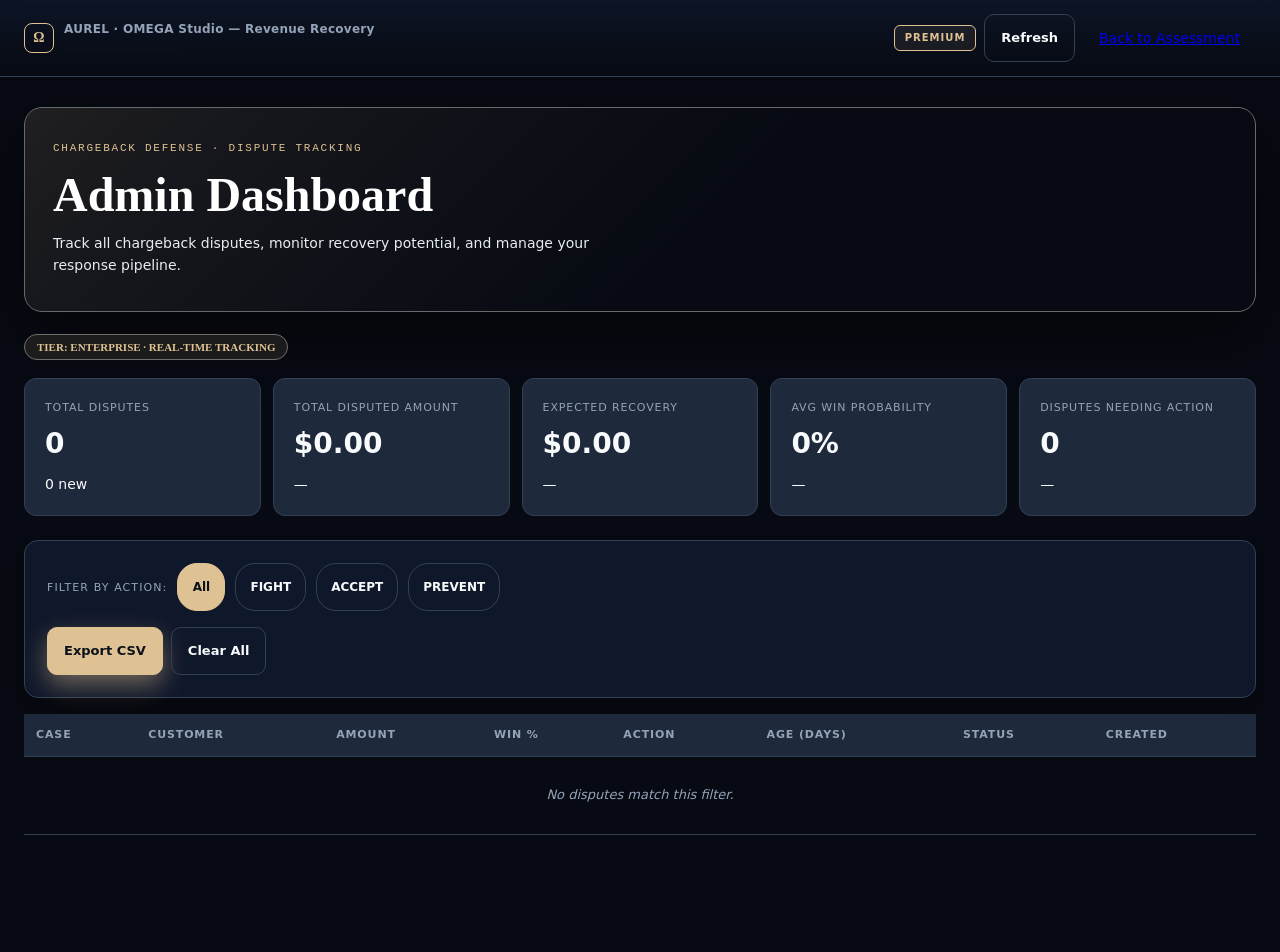
<file: chargeback/chargeback_admin.html>
<!doctype html>
<html lang="en" dir="ltr">
<head>
<meta charset="utf-8">
<meta name="viewport" content="width=device-width,initial-scale=1">
<title>Chargeback Defense — Admin Dashboard · AUREL · OMEGA Studio</title>
<style>
:root {
  --bg:#070a12; --surface:#0f172a; --surface2:#1e293b; --ink:#f8fafc;
  --muted:#94a3b8; --line:#334155; --accent:#dfc293; --accent-ink:#0b1118;
  --green:#34d399; --amber:#fbbf24; --red:#f87171; --blue:#60a5fa;
  --ease:cubic-bezier(0.23,1,0.32,1);
}
*{box-sizing:border-box}
body{margin:0;background:var(--bg);color:var(--ink);font:14px/1.6 Inter,"Segoe UI",system-ui,sans-serif;-webkit-font-smoothing:antialiased}
html[dir="rtl"]body{direction:rtl;text-align:right}
.skip{position:absolute;left:-9999px;width:1px;height:1px;overflow:hidden}
.skip:focus{position:fixed;top:12px;left:12px;width:auto;height:auto;padding:10px 16px;background:var(--accent);color:var(--accent-ink);border-radius:8px;z-index:100;font-weight:700}
.topbar{position:sticky;top:0;z-index:10;display:flex;flex-wrap:wrap;justify-content:space-between;align-items:center;gap:10px;padding:14px 24px;background:linear-gradient(180deg,color-mix(in srgb,var(--surface)85%,transparent),var(--bg));backdrop-filter:blur(16px);border-bottom:1px solid var(--line)}
.brand{display:flex;align-items:center;gap:10px;font-weight:700;letter-spacing:0.02em}
.crest{width:30px;height:30px;border-radius:8px;display:grid;place-items:center;border:1px solid var(--accent);color:var(--accent);font:700 14px Georgia,serif}
button,input,select,textarea{font:inherit;color:inherit}
button{cursor:pointer;background:var(--surface2);border:1px solid var(--line);border-radius:10px;padding:10px 16px;font-size:13px;font-weight:600;min-height:48px;min-width:48px;transition:transform .15s var(--ease),border-color .15s var(--ease),box-shadow .15s var(--ease)}
button:hover{border-color:var(--accent);transform:translateY(-1px)}
button.primary{background:var(--accent);border-color:var(--accent);color:var(--accent-ink);box-shadow:0 10px 25px color-mix(in srgb,var(--accent)45%,transparent)}
button.secondary{background:transparent;color:var(--ink)}
button:disabled{opacity:.5;cursor:not-allowed}
button:focus-visible{outline:2px solid var(--accent);outline-offset:2px}
input,select,textarea{width:100%;background:var(--surface);border:1px solid var(--line);border-radius:10px;padding:10px 14px;min-width:0}
label{font-size:11px;text-transform:uppercase;letter-spacing:0.1em;color:var(--muted);display:block;margin-bottom:5px}
.wrap{max-width:1400px;margin:0 auto;padding:30px 24px 100px}
h1{font:600 clamp(28px,4vw,48px)/1.12 Georgia,serif;margin:0 0 8px}
h2{font-size:20px;margin:0 0 10px}
.kicker{font:11px ui-monospace,Consolas,monospace;letter-spacing:0.16em;text-transform:uppercase;color:var(--accent);margin:0 0 14px;display:block}
.premium-badge{display:inline-flex;align-items:center;gap:8px;padding:6px 12px;border-radius:999px;border:1px solid color-mix(in srgb,var(--accent)35%,var(--line));background:color-mix(in srgb,var(--accent)10%,transparent);color:var(--accent);font:700 11px ui-monospace;text-transform:uppercase;margin-bottom:18px}
.hero{background:linear-gradient(135deg,color-mix(in srgb,var(--accent)12%,transparent) 0%,var(--bg) 55%);border:1px solid color-mix(in srgb,var(--accent)30%,var(--line));border-radius:18px;padding:34px 28px;color:#fff;margin-bottom:22px;box-shadow:0 24px 60px rgba(0,0,0,0.45)}
.hero h1{color:#fff}
.hero p{color:color-mix(in srgb,var(--ink)85%,var(--muted));max-width:64ch;margin:10px 0 0}
.card{background:var(--surface);border:1px solid var(--line);border-radius:14px;padding:22px;margin-bottom:16px;box-shadow:0 8px 24px rgba(0,0,0,0.35)}
.card h3{font-size:17px;margin:0 0 10px}
.metrics-grid{display:grid;grid-template-columns:repeat(auto-fit,minmax(200px,1fr));gap:12px;margin-bottom:24px}
.metric{background:var(--surface2);border:1px solid var(--line);border-radius:12px;padding:20px;display:flex;flex-direction:column;gap:6px}
.metric small{color:var(--muted);font-size:11px;text-transform:uppercase;letter-spacing:0.08em}
.metric b{font-size:28px;font-variant-numeric:tabular-nums;font-weight:700}
.metric.delta{font-size:13px;color:var(--green);font-weight:600}
.table-wrap{overflow:auto;margin-bottom:16px}
table{width:100%;border-collapse:collapse;font-size:13px}
th,td{text-align:left;padding:12px;border-bottom:1px solid var(--line)}
th{color:var(--muted);font-size:11px;text-transform:uppercase;letter-spacing:0.08em;background:var(--surface2)}
tr:hover{background:color-mix(in srgb,var(--accent)6%,transparent)}
.badge{display:inline-flex;align-items:center;gap:6px;padding:6px 12px;border-radius:999px;font:700 11px ui-monospace;letter-spacing:0.08em;text-transform:uppercase}
.badge.fight{background:color-mix(in srgb,var(--green)15%,transparent);color:var(--green);border:1px solid color-mix(in srgb,var(--green)40%,var(--line))}
.badge.accept{background:color-mix(in srgb,var(--red)15%,transparent);color:var(--red);border:1px solid color-mix(in srgb,var(--red)40%,var(--line))}
.badge.pending{background:color-mix(in srgb,var(--amber)15%,transparent);color:var(--amber);border:1px solid color-mix(in srgb,var(--amber)40%,var(--line))}
.filter-row{display:flex;gap:10px;flex-wrap:wrap;margin-bottom:16px;align-items:center}
.filter-chip{padding:8px 14px;border-radius:20px;border:1px solid var(--line);background:transparent;color:var(--ink);font-size:12px;cursor:pointer}
.filter-chip.active{background:var(--accent);color:var(--accent-ink);border-color:var(--accent)}
.empty{color:var(--muted);font-style:italic;padding:28px;text-align:center}
.tag{font-size:10px;text-transform:uppercase;letter-spacing:0.1em;padding:4px 10px;border-radius:6px;border:1px solid var(--line);color:var(--muted);font-weight:600}
.tag.premium{border-color:var(--accent);color:var(--accent);background:color-mix(in srgb,var(--accent)8%,transparent)}
.toast{position:fixed;inset-inline-start:50%;transform:translatex(-50%);bottom:24px;background:var(--ink);color:var(--surface);border:1px solid var(--line);border-radius:8px;padding:10px 16px;font-size:13px;z-index:50;hidden:true;max-width:90vw;text-align:center;opacity:.95}
@media(max-width:720px){.wrap{padding:18px 16px 90px}.metrics-grid{grid-template-columns:1fr}}
</style>
</head>
<body>
<a href="#main" class="skip">Skip to main content</a>
<div class="topbar">
  <div class="brand"><span class="crest">Ω</span><div><div style="font-size:12px;color:var(--muted)">AUREL · OMEGA Studio — Revenue Recovery</div><div style="font-size:11px;color:var(--accent-ink);font-weight:700">Admin Dashboard</div></div></div>
  <div style="display:flex;gap:8px;align-items:center">
    <span class="tag premium">PREMIUM</span>
    <button id="refreshBtn" class="secondary" style="width:fit-content;padding:8px 16px;">Refresh</button>
    <a href="chargeback_defense_app.html" class="secondary" style="width:fit-content;padding:8px 16px;">Back to Assessment</a>
  </div>
</div>
<div class="wrap">
  <section class="hero">
    <span class="kicker">Chargeback Defense · Dispute Tracking</span>
    <h1>Admin Dashboard</h1>
    <p>Track all chargeback disputes, monitor recovery potential, and manage your response pipeline.</p>
  </section>
  <span class="premium-badge">Tier: Enterprise · Real-time tracking</span>

  <div class="metrics-grid">
    <div class="metric">
      <small>Total Disputes</small>
      <b id="mTotal">0</b>
      <span class="delta" id="mTotalDelta">0 new</span>
    </div>
    <div class="metric">
      <small>Total Disputed Amount</small>
      <b id="mTotalAmount">$0</b>
      <span class="delta" id="mTotalAmountDelta">—</span>
    </div>
    <div class="metric">
      <small>Expected Recovery</small>
      <b id="mExpectedRecovery">$0</b>
      <span class="delta" id="mExpectedRecoveryDelta">—</span>
    </div>
    <div class="metric">
      <small>Avg Win Probability</small>
      <b id="mAvgWinRate">0%</b>
      <span class="delta" id="mAvgWinRateDelta">—</span>
    </div>
    <div class="metric">
      <small>Disputes Needing Action</small>
      <b id="mActionNeeded">0</b>
      <span class="delta" id="mActionNeededDelta">—</span>
    </div>
  </div>

  <div class="card">
    <div class="filter-row">
      <div style="display:flex;align-items:center;gap:8px">
        <label style="margin:0">Filter by action:</div>
        <button class="filter-chip active" id="filterAll">All</button>
        <button class="filter-chip" id="filterFight">FIGHT</button>
        <button class="filter-chip" id="filterAccept">ACCEPT</button>
        <button class="filter-chip" id="filterPrevent">PREVENT</button>
      </div>
      <div style="margin-left:auto;display:flex;align-items:center;gap:8px">
        <button id="exportBtn" class="primary" style="width:fit-content;padding:8px 16px;">Export CSV</button>
        <button id="clearBtn" class="secondary" style="width:fit-content;padding:8px 16px;">Clear All</button>
      </div>
    </div>
    <div class="table-wrap">
      <table id="disputesTable">
        <thead>
          <tr>
            <th>Case</th><th>Customer</th><th>Amount</th><th>Win %</th><th>Action</th><th>Age (days)</th><th>Status</th><th>Created</th>
          </tr>
        </thead>
        <tbody id="disputesBody">
          <tr><td colspan="8" class="empty">No disputes tracked yet. Use the assessment tool to create your first dispute.</td></tr>
        </tbody>
      </table>
    </div>
  </div>
</div>
<div id="toast" class="toast" hidden></div>
<script>
const API_BASE = 'http://127.0.0.1:8791';
const STORAGE_KEY = 'cb_admin_disputes';
const $ = (s)=>document.querySelector(s);
const money = (n)=>new Intl.NumberFormat('en-US',{style:'currency',currency:'USD'}).format(n);
const pct = (n)=>Math.round(n*100)/100 + '%';

let disputes = [];
let currentFilter = 'all';

function toast(msg){const t=$('#toast');if(!t){const d=document.createElement('div');d.id='toast';d.hidden=true;d.setAttribute('role','status');d.setAttribute('aria-live','polite');document.body.appendChild(d);}const el=document.getElementById('toast');el.textContent=msg;el.hidden=false;clearTimeout(window.tt);window.tt=setTimeout(()=>el.hidden=true,3500)}

function loadDisputes(){
  try{
    const raw = localStorage.getItem(STORAGE_KEY);
    disputes = raw ? JSON.parse(raw) : [];
  }catch(e){disputes=[];}
  render();
}

function saveDisputes(){
  localStorage.setItem(STORAGE_KEY, JSON.stringify(disputes));
  render();
}

function addDispute(dispute){
  disputes.unshift(dispute);
  saveDisputes();
  toast('Dispute added to tracking');
}

function removeDispute(id){
  disputes = disputes.filter(d=>d.id!==id);
  saveDisputes();
  toast('Dispute removed');
}

function render(){
  const filtered = currentFilter==='all' ? disputes : disputes.filter(d=>d.result.recommended_action===currentFilter.toUpperCase());

  // Metrics
  const total = disputes.length;
  const totalAmount = disputes.reduce((s,d)=>s+(d.input.dispute_amount_usd/100),0);
  const expectedRecovery = disputes.reduce((s,d)=>s+(d.result.expected_recovery_usd/100),0);
  const avgWinRate = total ? disputes.reduce((s,d)=>s+d.result.win_probability_pct,0)/total : 0;
  const actionNeeded = disputes.filter(d=>d.result.recommended_action==='FIGHT').length;

  $('#mTotal').textContent = total;
  $('#mTotalDelta').textContent = total>0 ? total+' total' : '0 new';
  $('#mTotalAmount').textContent = money(totalAmount);
  $('#mExpectedRecovery').textContent = money(expectedRecovery);
  $('#mAvgWinRate').textContent = Math.round(avgWinRate)+'%';
  $('#mActionNeeded').textContent = actionNeeded;

  // Table
  const body = $('#disputesBody');
  if(!filtered.length){
    body.innerHTML = '<tr><td colspan="8" class="empty">No disputes match this filter.</td></tr>';
    return;
  }
  body.innerHTML = filtered.map(d=>{
    const inp = d.input;
    const res = d.result;
    const date = new Date(d.created_at).toLocaleDateString();
    const age = Math.floor((Date.now()-d.created_at)/(1000*60*60*24));
    return `<tr>
      <td><b>${inp.case_reference}</b></td>
      <td>${inp.customer_name||'—'}</td>
      <td>${money(inp.dispute_amount_usd/100)}</td>
      <td><b>${res.win_probability_pct}%</b></td>
      <td><span class="badge ${res.recommended_action==='FIGHT'?'fight':res.recommended_action==='ACCEPT'?'accept':'pending'}">${res.recommended_action}</span></td>
      <td>${age}</td>
      <td><span class="badge pending">Open</span></td>
      <td>${date}</td>
    </tr>`;
  }).join('');
}

function exportCSV(){
  if(!disputes.length){toast('No disputes to export');return}
  const headers = ['Case Reference','Dispute Amount','Transaction Amount','Win Probability %','Recommended Action','Expected Recovery','Dispute Age (Days)','Created At','Customer Name'];
  const rows = disputes.map(d=>{
    const inp=d.input; const res=d.result;
    const date = new Date(d.created_at).toISOString();
    return [
      inp.case_reference,
      inp.dispute_amount_usd/100,
      inp.transaction_amount_usd/100,
      res.win_probability_pct,
      res.recommended_action,
      res.expected_recovery_usd/100,
      Math.floor((Date.now()-d.created_at)/(1000*60*60*24)),
      date,
      inp.customer_name||''
    ].map(v=>'"'+String(v).replace(/"/g,'""')+'"').join(',');
  });
  const csv = [headers.join(','), ...rows].join('\n');
  const blob = new Blob([csv],{type:'text/csv'});
  const url = URL.createObjectURL(blob);
  const a = document.createElement('a'); a.href=url; a.download='chargeback-disputes-'+new Date().toISOString().slice(0,10)+'.csv'; a.click();
  URL.revokeObjectURL(url);
  toast('CSV exported');
}

function clearAll(){
  if(!confirm('Clear all tracked disputes? This cannot be undone.')) return;
  disputes = [];
  saveDisputes();
  toast('All disputes cleared');
}

// API sync - try to fetch from backend if running
async function syncFromAPI(){
  try{
    const r = await fetch(API_BASE+'/api/v1/disputes',{cache:'no-store'});
    if(r.ok){
      const apiDisputes = (await r.json()).disputes||[];
      // Merge API disputes with local ones
      const apiIds = new Set(apiDisputes.map(d=>d.id));
      const localOnly = disputes.filter(d=>!apiIds.has(d.id));
      disputes = [...apiDisputes, ...localOnly];
      saveDisputes();
      toast('Synced with backend API');
    }
  }catch(e){
    // API not running, use localStorage only
  }
}

$('#refreshBtn').addEventListener('click',()=>{
  syncFromAPI().then(()=>toast('Refreshed'));
});

$('#exportBtn').addEventListener('click',exportCSV);
$('#clearBtn').addEventListener('click',clearAll);

document.querySelectorAll('.filter-chip').forEach(btn=>{
  btn.addEventListener('click',()=>{
    document.querySelectorAll('.filter-chip').forEach(b=>b.classList.remove('active'));
    btn.classList.add('active');
    currentFilter = btn.id.replace('filter','').toLowerCase();
    render();
  });
});

// Listen for new disputes from the assessment tool via storage event
window.addEventListener('storage',(e)=>{
  if(e.key===STORAGE_KEY) loadDisputes();
});

// Expose global for the assessment tool to save disputes directly
window.cbAdminAddDispute = (dispute)=>{
  addDispute(dispute);
  toast('New dispute tracked from assessment');
};

// Init
loadDisputes();
syncFromAPI();
</script>
</body>
</html>
</file>
<file: storefront/assets/index-D-EZug0d.css>
*,:before,:after{--tw-border-spacing-x: 0;--tw-border-spacing-y: 0;--tw-translate-x: 0;--tw-translate-y: 0;--tw-rotate: 0;--tw-skew-x: 0;--tw-skew-y: 0;--tw-scale-x: 1;--tw-scale-y: 1;--tw-pan-x: ;--tw-pan-y: ;--tw-pinch-zoom: ;--tw-scroll-snap-strictness: proximity;--tw-gradient-from-position: ;--tw-gradient-via-position: ;--tw-gradient-to-position: ;--tw-ordinal: ;--tw-slashed-zero: ;--tw-numeric-figure: ;--tw-numeric-spacing: ;--tw-numeric-fraction: ;--tw-ring-inset: ;--tw-ring-offset-width: 0px;--tw-ring-offset-color: #fff;--tw-ring-color: rgb(59 130 246 / .5);--tw-ring-offset-shadow: 0 0 #0000;--tw-ring-shadow: 0 0 #0000;--tw-shadow: 0 0 #0000;--tw-shadow-colored: 0 0 #0000;--tw-blur: ;--tw-brightness: ;--tw-contrast: ;--tw-grayscale: ;--tw-hue-rotate: ;--tw-invert: ;--tw-saturate: ;--tw-sepia: ;--tw-drop-shadow: ;--tw-backdrop-blur: ;--tw-backdrop-brightness: ;--tw-backdrop-contrast: ;--tw-backdrop-grayscale: ;--tw-backdrop-hue-rotate: ;--tw-backdrop-invert: ;--tw-backdrop-opacity: ;--tw-backdrop-saturate: ;--tw-backdrop-sepia: ;--tw-contain-size: ;--tw-contain-layout: ;--tw-contain-paint: ;--tw-contain-style: }::backdrop{--tw-border-spacing-x: 0;--tw-border-spacing-y: 0;--tw-translate-x: 0;--tw-translate-y: 0;--tw-rotate: 0;--tw-skew-x: 0;--tw-skew-y: 0;--tw-scale-x: 1;--tw-scale-y: 1;--tw-pan-x: ;--tw-pan-y: ;--tw-pinch-zoom: ;--tw-scroll-snap-strictness: proximity;--tw-gradient-from-position: ;--tw-gradient-via-position: ;--tw-gradient-to-position: ;--tw-ordinal: ;--tw-slashed-zero: ;--tw-numeric-figure: ;--tw-numeric-spacing: ;--tw-numeric-fraction: ;--tw-ring-inset: ;--tw-ring-offset-width: 0px;--tw-ring-offset-color: #fff;--tw-ring-color: rgb(59 130 246 / .5);--tw-ring-offset-shadow: 0 0 #0000;--tw-ring-shadow: 0 0 #0000;--tw-shadow: 0 0 #0000;--tw-shadow-colored: 0 0 #0000;--tw-blur: ;--tw-brightness: ;--tw-contrast: ;--tw-grayscale: ;--tw-hue-rotate: ;--tw-invert: ;--tw-saturate: ;--tw-sepia: ;--tw-drop-shadow: ;--tw-backdrop-blur: ;--tw-backdrop-brightness: ;--tw-backdrop-contrast: ;--tw-backdrop-grayscale: ;--tw-backdrop-hue-rotate: ;--tw-backdrop-invert: ;--tw-backdrop-opacity: ;--tw-backdrop-saturate: ;--tw-backdrop-sepia: ;--tw-contain-size: ;--tw-contain-layout: ;--tw-contain-paint: ;--tw-contain-style: }*,:before,:after{box-sizing:border-box;border-width:0;border-style:solid;border-color:#e5e7eb}:before,:after{--tw-content: ""}html,:host{line-height:1.5;-webkit-text-size-adjust:100%;-moz-tab-size:4;-o-tab-size:4;tab-size:4;font-family:Inter,Cairo,system-ui,-apple-system,BlinkMacSystemFont,sans-serif;font-feature-settings:normal;font-variation-settings:normal;-webkit-tap-highlight-color:transparent}body{margin:0;line-height:inherit}hr{height:0;color:inherit;border-top-width:1px}abbr:where([title]){-webkit-text-decoration:underline dotted;text-decoration:underline dotted}h1,h2,h3,h4,h5,h6{font-size:inherit;font-weight:inherit}a{color:inherit;text-decoration:inherit}b,strong{font-weight:bolder}code,kbd,samp,pre{font-family:JetBrains Mono,ui-monospace,SFMono-Regular,monospace;font-feature-settings:normal;font-variation-settings:normal;font-size:1em}small{font-size:80%}sub,sup{font-size:75%;line-height:0;position:relative;vertical-align:baseline}sub{bottom:-.25em}sup{top:-.5em}table{text-indent:0;border-color:inherit;border-collapse:collapse}button,input,optgroup,select,textarea{font-family:inherit;font-feature-settings:inherit;font-variation-settings:inherit;font-size:100%;font-weight:inherit;line-height:inherit;letter-spacing:inherit;color:inherit;margin:0;padding:0}button,select{text-transform:none}button,input:where([type=button]),input:where([type=reset]),input:where([type=submit]){-webkit-appearance:button;background-color:transparent;background-image:none}:-moz-focusring{outline:auto}:-moz-ui-invalid{box-shadow:none}progress{vertical-align:baseline}::-webkit-inner-spin-button,::-webkit-outer-spin-button{height:auto}[type=search]{-webkit-appearance:textfield;outline-offset:-2px}::-webkit-search-decoration{-webkit-appearance:none}::-webkit-file-upload-button{-webkit-appearance:button;font:inherit}summary{display:list-item}blockquote,dl,dd,h1,h2,h3,h4,h5,h6,hr,figure,p,pre{margin:0}fieldset{margin:0;padding:0}legend{padding:0}ol,ul,menu{list-style:none;margin:0;padding:0}dialog{padding:0}textarea{resize:vertical}input::-moz-placeholder,textarea::-moz-placeholder{opacity:1;color:#9ca3af}input::placeholder,textarea::placeholder{opacity:1;color:#9ca3af}button,[role=button]{cursor:pointer}:disabled{cursor:default}img,svg,video,canvas,audio,iframe,embed,object{display:block;vertical-align:middle}img,video{max-width:100%;height:auto}[hidden]:where(:not([hidden=until-found])){display:none}html{font-feature-settings:"cv02","cv03","cv04","cv11"}body{font-family:Inter,system-ui,-apple-system,BlinkMacSystemFont,sans-serif}.pointer-events-none{pointer-events:none}.fixed{position:fixed}.absolute{position:absolute}.relative{position:relative}.sticky{position:sticky}.inset-0{top:0;right:0;bottom:0;left:0}.end-2\.5{inset-inline-end:.625rem}.start-3\.5{inset-inline-start:.875rem}.top-0{top:0}.top-1\/2{top:50%}.top-24{top:6rem}.z-40{z-index:40}.z-50{z-index:50}.mx-auto{margin-left:auto;margin-right:auto}.mb-10{margin-bottom:2.5rem}.mb-6{margin-bottom:1.5rem}.mt-0\.5{margin-top:.125rem}.mt-1{margin-top:.25rem}.mt-1\.5{margin-top:.375rem}.mt-10{margin-top:2.5rem}.mt-14{margin-top:3.5rem}.mt-2{margin-top:.5rem}.mt-2\.5{margin-top:.625rem}.mt-3{margin-top:.75rem}.mt-4{margin-top:1rem}.mt-5{margin-top:1.25rem}.mt-6{margin-top:1.5rem}.mt-8{margin-top:2rem}.flex{display:flex}.inline-flex{display:inline-flex}.grid{display:grid}.hidden{display:none}.h-1\.5{height:.375rem}.h-2{height:.5rem}.h-3{height:.75rem}.h-3\.5{height:.875rem}.h-4{height:1rem}.h-5{height:1.25rem}.h-8{height:2rem}.h-9{height:2.25rem}.h-full{height:100%}.max-h-44{max-height:11rem}.max-h-80{max-height:20rem}.max-h-\[90vh\]{max-height:90vh}.min-h-screen{min-height:100vh}.w-1\.5{width:.375rem}.w-2{width:.5rem}.w-3{width:.75rem}.w-3\.5{width:.875rem}.w-4{width:1rem}.w-5{width:1.25rem}.w-8{width:2rem}.w-9{width:2.25rem}.w-full{width:100%}.min-w-0{min-width:0px}.min-w-\[20px\]{min-width:20px}.max-w-2xl{max-width:42rem}.max-w-4xl{max-width:56rem}.max-w-7xl{max-width:80rem}.max-w-full{max-width:100%}.flex-1{flex:1 1 0%}.shrink-0{flex-shrink:0}.-translate-y-1\/2{--tw-translate-y: -50%;transform:translate(var(--tw-translate-x),var(--tw-translate-y)) rotate(var(--tw-rotate)) skew(var(--tw-skew-x)) skewY(var(--tw-skew-y)) scaleX(var(--tw-scale-x)) scaleY(var(--tw-scale-y))}.grid-cols-2{grid-template-columns:repeat(2,minmax(0,1fr))}.flex-col{flex-direction:column}.flex-wrap{flex-wrap:wrap}.items-start{align-items:flex-start}.items-center{align-items:center}.items-baseline{align-items:baseline}.justify-center{justify-content:center}.justify-between{justify-content:space-between}.gap-1{gap:.25rem}.gap-1\.5{gap:.375rem}.gap-2{gap:.5rem}.gap-2\.5{gap:.625rem}.gap-3{gap:.75rem}.gap-3\.5{gap:.875rem}.gap-4{gap:1rem}.gap-5{gap:1.25rem}.gap-6{gap:1.5rem}.gap-8{gap:2rem}.space-y-2>:not([hidden])~:not([hidden]){--tw-space-y-reverse: 0;margin-top:calc(.5rem * calc(1 - var(--tw-space-y-reverse)));margin-bottom:calc(.5rem * var(--tw-space-y-reverse))}.space-y-2\.5>:not([hidden])~:not([hidden]){--tw-space-y-reverse: 0;margin-top:calc(.625rem * calc(1 - var(--tw-space-y-reverse)));margin-bottom:calc(.625rem * var(--tw-space-y-reverse))}.space-y-6>:not([hidden])~:not([hidden]){--tw-space-y-reverse: 0;margin-top:calc(1.5rem * calc(1 - var(--tw-space-y-reverse)));margin-bottom:calc(1.5rem * var(--tw-space-y-reverse))}.overflow-auto{overflow:auto}.overflow-hidden{overflow:hidden}.overflow-y-auto{overflow-y:auto}.overflow-x-hidden{overflow-x:hidden}.scroll-smooth{scroll-behavior:smooth}.truncate{overflow:hidden;text-overflow:ellipsis;white-space:nowrap}.rounded{border-radius:.25rem}.rounded-2xl{border-radius:1rem}.rounded-full{border-radius:9999px}.rounded-lg{border-radius:.5rem}.rounded-md{border-radius:.375rem}.rounded-xl{border-radius:.75rem}.border{border-width:1px}.border-2{border-width:2px}.border-y{border-top-width:1px;border-bottom-width:1px}.border-b{border-bottom-width:1px}.border-t{border-top-width:1px}.border-dashed{border-style:dashed}.border-amber-200{--tw-border-opacity: 1;border-color:rgb(253 230 138 / var(--tw-border-opacity, 1))}.border-amber-300{--tw-border-opacity: 1;border-color:rgb(252 211 77 / var(--tw-border-opacity, 1))}.border-emerald-200{--tw-border-opacity: 1;border-color:rgb(167 243 208 / var(--tw-border-opacity, 1))}.border-emerald-300{--tw-border-opacity: 1;border-color:rgb(110 231 183 / var(--tw-border-opacity, 1))}.border-emerald-600{--tw-border-opacity: 1;border-color:rgb(5 150 105 / var(--tw-border-opacity, 1))}.border-emerald-600\/50{border-color:#05966980}.border-emerald-700\/25{border-color:#04785740}.border-emerald-700\/30{border-color:#0478574d}.border-emerald-700\/40{border-color:#04785766}.border-zinc-100{--tw-border-opacity: 1;border-color:rgb(244 244 245 / var(--tw-border-opacity, 1))}.border-zinc-200{--tw-border-opacity: 1;border-color:rgb(228 228 231 / var(--tw-border-opacity, 1))}.border-zinc-200\/80{border-color:#e4e4e7cc}.border-zinc-200\/90{border-color:#e4e4e7e6}.border-zinc-300{--tw-border-opacity: 1;border-color:rgb(212 212 216 / var(--tw-border-opacity, 1))}.border-zinc-300\/90{border-color:#d4d4d8e6}.border-zinc-900{--tw-border-opacity: 1;border-color:rgb(24 24 27 / var(--tw-border-opacity, 1))}.border-zinc-950{--tw-border-opacity: 1;border-color:rgb(9 9 11 / var(--tw-border-opacity, 1))}.bg-amber-50{--tw-bg-opacity: 1;background-color:rgb(255 251 235 / var(--tw-bg-opacity, 1))}.bg-amber-500{--tw-bg-opacity: 1;background-color:rgb(245 158 11 / var(--tw-bg-opacity, 1))}.bg-emerald-50{--tw-bg-opacity: 1;background-color:rgb(236 253 245 / var(--tw-bg-opacity, 1))}.bg-emerald-50\/50{background-color:#ecfdf580}.bg-emerald-50\/70{background-color:#ecfdf5b3}.bg-emerald-50\/90{background-color:#ecfdf5e6}.bg-emerald-500{--tw-bg-opacity: 1;background-color:rgb(16 185 129 / var(--tw-bg-opacity, 1))}.bg-emerald-600{--tw-bg-opacity: 1;background-color:rgb(5 150 105 / var(--tw-bg-opacity, 1))}.bg-emerald-700{--tw-bg-opacity: 1;background-color:rgb(4 120 87 / var(--tw-bg-opacity, 1))}.bg-emerald-800\/80{background-color:#065f46cc}.bg-emerald-950{--tw-bg-opacity: 1;background-color:rgb(2 44 34 / var(--tw-bg-opacity, 1))}.bg-paper-100\/70{background-color:#f4f2ecb3}.bg-paper-50{--tw-bg-opacity: 1;background-color:rgb(250 249 246 / var(--tw-bg-opacity, 1))}.bg-paper-50\/60{background-color:#faf9f699}.bg-paper-50\/80{background-color:#faf9f6cc}.bg-paper-50\/90{background-color:#faf9f6e6}.bg-white{--tw-bg-opacity: 1;background-color:rgb(255 255 255 / var(--tw-bg-opacity, 1))}.bg-white\/15{background-color:#ffffff26}.bg-white\/90{background-color:#ffffffe6}.bg-white\/95{background-color:#fffffff2}.bg-zinc-100{--tw-bg-opacity: 1;background-color:rgb(244 244 245 / var(--tw-bg-opacity, 1))}.bg-zinc-200{--tw-bg-opacity: 1;background-color:rgb(228 228 231 / var(--tw-bg-opacity, 1))}.bg-zinc-50{--tw-bg-opacity: 1;background-color:rgb(250 250 250 / var(--tw-bg-opacity, 1))}.bg-zinc-900{--tw-bg-opacity: 1;background-color:rgb(24 24 27 / var(--tw-bg-opacity, 1))}.bg-zinc-950{--tw-bg-opacity: 1;background-color:rgb(9 9 11 / var(--tw-bg-opacity, 1))}.bg-zinc-950\/60{background-color:#09090b99}.stroke-\[3\]{stroke-width:3}.p-0\.5{padding:.125rem}.p-1{padding:.25rem}.p-12{padding:3rem}.p-2{padding:.5rem}.p-3\.5{padding:.875rem}.p-4{padding:1rem}.p-5{padding:1.25rem}.p-6{padding:1.5rem}.px-1\.5{padding-left:.375rem;padding-right:.375rem}.px-2{padding-left:.5rem;padding-right:.5rem}.px-2\.5{padding-left:.625rem;padding-right:.625rem}.px-3{padding-left:.75rem;padding-right:.75rem}.px-3\.5{padding-left:.875rem;padding-right:.875rem}.px-4{padding-left:1rem;padding-right:1rem}.px-5{padding-left:1.25rem;padding-right:1.25rem}.py-0\.5{padding-top:.125rem;padding-bottom:.125rem}.py-1{padding-top:.25rem;padding-bottom:.25rem}.py-1\.5{padding-top:.375rem;padding-bottom:.375rem}.py-10{padding-top:2.5rem;padding-bottom:2.5rem}.py-16{padding-top:4rem;padding-bottom:4rem}.py-2{padding-top:.5rem;padding-bottom:.5rem}.py-2\.5{padding-top:.625rem;padding-bottom:.625rem}.py-3{padding-top:.75rem;padding-bottom:.75rem}.py-3\.5{padding-top:.875rem;padding-bottom:.875rem}.pb-4{padding-bottom:1rem}.pb-5{padding-bottom:1.25rem}.pe-9{padding-inline-end:2.25rem}.pr-1{padding-right:.25rem}.ps-10{padding-inline-start:2.5rem}.ps-7{padding-inline-start:1.75rem}.pt-3{padding-top:.75rem}.pt-4{padding-top:1rem}.pt-5{padding-top:1.25rem}.text-left{text-align:left}.text-center{text-align:center}.text-right{text-align:right}.text-start{text-align:start}.font-display{font-family:Plus Jakarta Sans,Cairo,Inter,system-ui,sans-serif}.font-mono{font-family:JetBrains Mono,ui-monospace,SFMono-Regular,monospace}.text-2xl{font-size:1.5rem;line-height:2rem}.text-3xl{font-size:1.875rem;line-height:2.25rem}.text-4xl{font-size:2.25rem;line-height:2.5rem}.text-\[10px\]{font-size:10px}.text-\[11px\]{font-size:11px}.text-base{font-size:1rem;line-height:1.5rem}.text-lg{font-size:1.125rem;line-height:1.75rem}.text-sm{font-size:.875rem;line-height:1.25rem}.text-xl{font-size:1.25rem;line-height:1.75rem}.text-xs{font-size:.75rem;line-height:1rem}.font-bold{font-weight:700}.font-extrabold{font-weight:800}.font-medium{font-weight:500}.font-semibold{font-weight:600}.uppercase{text-transform:uppercase}.leading-relaxed{line-height:1.625}.leading-snug{line-height:1.375}.tracking-tight{letter-spacing:-.025em}.tracking-wide{letter-spacing:.025em}.tracking-wider{letter-spacing:.05em}.text-amber-600{--tw-text-opacity: 1;color:rgb(217 119 6 / var(--tw-text-opacity, 1))}.text-amber-800{--tw-text-opacity: 1;color:rgb(146 64 14 / var(--tw-text-opacity, 1))}.text-amber-900{--tw-text-opacity: 1;color:rgb(120 53 15 / var(--tw-text-opacity, 1))}.text-emerald-100{--tw-text-opacity: 1;color:rgb(209 250 229 / var(--tw-text-opacity, 1))}.text-emerald-600{--tw-text-opacity: 1;color:rgb(5 150 105 / var(--tw-text-opacity, 1))}.text-emerald-700{--tw-text-opacity: 1;color:rgb(4 120 87 / var(--tw-text-opacity, 1))}.text-emerald-800{--tw-text-opacity: 1;color:rgb(6 95 70 / var(--tw-text-opacity, 1))}.text-emerald-900{--tw-text-opacity: 1;color:rgb(6 78 59 / var(--tw-text-opacity, 1))}.text-white{--tw-text-opacity: 1;color:rgb(255 255 255 / var(--tw-text-opacity, 1))}.text-zinc-200{--tw-text-opacity: 1;color:rgb(228 228 231 / var(--tw-text-opacity, 1))}.text-zinc-300{--tw-text-opacity: 1;color:rgb(212 212 216 / var(--tw-text-opacity, 1))}.text-zinc-400{--tw-text-opacity: 1;color:rgb(161 161 170 / var(--tw-text-opacity, 1))}.text-zinc-500{--tw-text-opacity: 1;color:rgb(113 113 122 / var(--tw-text-opacity, 1))}.text-zinc-600{--tw-text-opacity: 1;color:rgb(82 82 91 / var(--tw-text-opacity, 1))}.text-zinc-700{--tw-text-opacity: 1;color:rgb(63 63 70 / var(--tw-text-opacity, 1))}.text-zinc-800{--tw-text-opacity: 1;color:rgb(39 39 42 / var(--tw-text-opacity, 1))}.text-zinc-900{--tw-text-opacity: 1;color:rgb(24 24 27 / var(--tw-text-opacity, 1))}.text-zinc-950{--tw-text-opacity: 1;color:rgb(9 9 11 / var(--tw-text-opacity, 1))}.underline{text-decoration-line:underline}.line-through{text-decoration-line:line-through}.decoration-emerald-400{text-decoration-color:#34d399}.underline-offset-2{text-underline-offset:2px}.antialiased{-webkit-font-smoothing:antialiased;-moz-osx-font-smoothing:grayscale}.shadow-2xl{--tw-shadow: 0 25px 50px -12px rgb(0 0 0 / .25);--tw-shadow-colored: 0 25px 50px -12px var(--tw-shadow-color);box-shadow:var(--tw-ring-offset-shadow, 0 0 #0000),var(--tw-ring-shadow, 0 0 #0000),var(--tw-shadow)}.shadow-card{--tw-shadow: 0 1px 2px rgba(17, 18, 20, .04), 0 6px 20px rgba(17, 18, 20, .04);--tw-shadow-colored: 0 1px 2px var(--tw-shadow-color), 0 6px 20px var(--tw-shadow-color);box-shadow:var(--tw-ring-offset-shadow, 0 0 #0000),var(--tw-ring-shadow, 0 0 #0000),var(--tw-shadow)}.shadow-sm{--tw-shadow: 0 1px 2px 0 rgb(0 0 0 / .05);--tw-shadow-colored: 0 1px 2px 0 var(--tw-shadow-color);box-shadow:var(--tw-ring-offset-shadow, 0 0 #0000),var(--tw-ring-shadow, 0 0 #0000),var(--tw-shadow)}.filter{filter:var(--tw-blur) var(--tw-brightness) var(--tw-contrast) var(--tw-grayscale) var(--tw-hue-rotate) var(--tw-invert) var(--tw-saturate) var(--tw-sepia) var(--tw-drop-shadow)}.backdrop-blur-md{--tw-backdrop-blur: blur(12px);-webkit-backdrop-filter:var(--tw-backdrop-blur) var(--tw-backdrop-brightness) var(--tw-backdrop-contrast) var(--tw-backdrop-grayscale) var(--tw-backdrop-hue-rotate) var(--tw-backdrop-invert) var(--tw-backdrop-opacity) var(--tw-backdrop-saturate) var(--tw-backdrop-sepia);backdrop-filter:var(--tw-backdrop-blur) var(--tw-backdrop-brightness) var(--tw-backdrop-contrast) var(--tw-backdrop-grayscale) var(--tw-backdrop-hue-rotate) var(--tw-backdrop-invert) var(--tw-backdrop-opacity) var(--tw-backdrop-saturate) var(--tw-backdrop-sepia)}.backdrop-blur-sm{--tw-backdrop-blur: blur(4px);-webkit-backdrop-filter:var(--tw-backdrop-blur) var(--tw-backdrop-brightness) var(--tw-backdrop-contrast) var(--tw-backdrop-grayscale) var(--tw-backdrop-hue-rotate) var(--tw-backdrop-invert) var(--tw-backdrop-opacity) var(--tw-backdrop-saturate) var(--tw-backdrop-sepia);backdrop-filter:var(--tw-backdrop-blur) var(--tw-backdrop-brightness) var(--tw-backdrop-contrast) var(--tw-backdrop-grayscale) var(--tw-backdrop-hue-rotate) var(--tw-backdrop-invert) var(--tw-backdrop-opacity) var(--tw-backdrop-saturate) var(--tw-backdrop-sepia)}.transition-all{transition-property:all;transition-timing-function:cubic-bezier(.4,0,.2,1);transition-duration:.15s}.transition-colors{transition-property:color,background-color,border-color,text-decoration-color,fill,stroke;transition-timing-function:cubic-bezier(.4,0,.2,1);transition-duration:.15s}.transition-transform{transition-property:transform;transition-timing-function:cubic-bezier(.4,0,.2,1);transition-duration:.15s}.duration-200{transition-duration:.2s}.duration-300{transition-duration:.3s}.studio-grid-bg{background-image:linear-gradient(to right,rgba(24,24,27,.04) 1px,transparent 1px),linear-gradient(to bottom,rgba(24,24,27,.04) 1px,transparent 1px);background-size:32px 32px}.dark .studio-grid-bg{background-image:linear-gradient(to right,rgba(255,255,255,.035) 1px,transparent 1px),linear-gradient(to bottom,rgba(255,255,255,.035) 1px,transparent 1px);background-size:32px 32px}.placeholder\:text-zinc-400::-moz-placeholder{--tw-text-opacity: 1;color:rgb(161 161 170 / var(--tw-text-opacity, 1))}.placeholder\:text-zinc-400::placeholder{--tw-text-opacity: 1;color:rgb(161 161 170 / var(--tw-text-opacity, 1))}.hover\:-translate-y-0\.5:hover{--tw-translate-y: -.125rem;transform:translate(var(--tw-translate-x),var(--tw-translate-y)) rotate(var(--tw-rotate)) skew(var(--tw-skew-x)) skewY(var(--tw-skew-y)) scaleX(var(--tw-scale-x)) scaleY(var(--tw-scale-y))}.hover\:border-emerald-600:hover{--tw-border-opacity: 1;border-color:rgb(5 150 105 / var(--tw-border-opacity, 1))}.hover\:border-emerald-700\/60:hover{border-color:#04785799}.hover\:border-zinc-300:hover{--tw-border-opacity: 1;border-color:rgb(212 212 216 / var(--tw-border-opacity, 1))}.hover\:border-zinc-400:hover{--tw-border-opacity: 1;border-color:rgb(161 161 170 / var(--tw-border-opacity, 1))}.hover\:border-zinc-500:hover{--tw-border-opacity: 1;border-color:rgb(113 113 122 / var(--tw-border-opacity, 1))}.hover\:bg-emerald-100:hover{--tw-bg-opacity: 1;background-color:rgb(209 250 229 / var(--tw-bg-opacity, 1))}.hover\:bg-emerald-100\/80:hover{background-color:#d1fae5cc}.hover\:bg-emerald-800:hover{--tw-bg-opacity: 1;background-color:rgb(6 95 70 / var(--tw-bg-opacity, 1))}.hover\:bg-zinc-50:hover{--tw-bg-opacity: 1;background-color:rgb(250 250 250 / var(--tw-bg-opacity, 1))}.hover\:bg-zinc-800:hover{--tw-bg-opacity: 1;background-color:rgb(39 39 42 / var(--tw-bg-opacity, 1))}.hover\:text-white:hover{--tw-text-opacity: 1;color:rgb(255 255 255 / var(--tw-text-opacity, 1))}.hover\:text-zinc-700:hover{--tw-text-opacity: 1;color:rgb(63 63 70 / var(--tw-text-opacity, 1))}.hover\:text-zinc-900:hover{--tw-text-opacity: 1;color:rgb(24 24 27 / var(--tw-text-opacity, 1))}.hover\:text-zinc-950:hover{--tw-text-opacity: 1;color:rgb(9 9 11 / var(--tw-text-opacity, 1))}.hover\:shadow-card-hover:hover{--tw-shadow: 0 4px 12px rgba(17, 18, 20, .07), 0 16px 32px rgba(17, 18, 20, .06);--tw-shadow-colored: 0 4px 12px var(--tw-shadow-color), 0 16px 32px var(--tw-shadow-color);box-shadow:var(--tw-ring-offset-shadow, 0 0 #0000),var(--tw-ring-shadow, 0 0 #0000),var(--tw-shadow)}.focus\:border-emerald-600:focus{--tw-border-opacity: 1;border-color:rgb(5 150 105 / var(--tw-border-opacity, 1))}.focus\:outline-none:focus{outline:2px solid transparent;outline-offset:2px}.focus\:ring-2:focus{--tw-ring-offset-shadow: var(--tw-ring-inset) 0 0 0 var(--tw-ring-offset-width) var(--tw-ring-offset-color);--tw-ring-shadow: var(--tw-ring-inset) 0 0 0 calc(2px + var(--tw-ring-offset-width)) var(--tw-ring-color);box-shadow:var(--tw-ring-offset-shadow),var(--tw-ring-shadow),var(--tw-shadow, 0 0 #0000)}.focus\:ring-emerald-600\/20:focus{--tw-ring-color: rgb(5 150 105 / .2)}.disabled\:cursor-not-allowed:disabled{cursor:not-allowed}.disabled\:opacity-40:disabled{opacity:.4}.disabled\:opacity-45:disabled{opacity:.45}.group:hover .group-hover\:-translate-y-0\.5{--tw-translate-y: -.125rem;transform:translate(var(--tw-translate-x),var(--tw-translate-y)) rotate(var(--tw-rotate)) skew(var(--tw-skew-x)) skewY(var(--tw-skew-y)) scaleX(var(--tw-scale-x)) scaleY(var(--tw-scale-y))}.dark\:border-amber-700\/70:is(.dark *){border-color:#b45309b3}.dark\:border-amber-800\/60:is(.dark *){border-color:#92400e99}.dark\:border-emerald-400:is(.dark *){--tw-border-opacity: 1;border-color:rgb(52 211 153 / var(--tw-border-opacity, 1))}.dark\:border-emerald-500:is(.dark *){--tw-border-opacity: 1;border-color:rgb(16 185 129 / var(--tw-border-opacity, 1))}.dark\:border-emerald-500\/30:is(.dark *){border-color:#10b9814d}.dark\:border-emerald-500\/40:is(.dark *){border-color:#10b98166}.dark\:border-emerald-500\/50:is(.dark *){border-color:#10b98180}.dark\:border-emerald-500\/80:is(.dark *){border-color:#10b981cc}.dark\:border-emerald-700:is(.dark *){--tw-border-opacity: 1;border-color:rgb(4 120 87 / var(--tw-border-opacity, 1))}.dark\:border-emerald-800\/60:is(.dark *){border-color:#065f4699}.dark\:border-emerald-900\/70:is(.dark *){border-color:#064e3bb3}.dark\:border-obsidian-700:is(.dark *){--tw-border-opacity: 1;border-color:rgb(36 41 51 / var(--tw-border-opacity, 1))}.dark\:border-obsidian-700\/80:is(.dark *){border-color:#242933cc}.dark\:border-zinc-100:is(.dark *){--tw-border-opacity: 1;border-color:rgb(244 244 245 / var(--tw-border-opacity, 1))}.dark\:border-zinc-200:is(.dark *){--tw-border-opacity: 1;border-color:rgb(228 228 231 / var(--tw-border-opacity, 1))}.dark\:border-zinc-600:is(.dark *){--tw-border-opacity: 1;border-color:rgb(82 82 91 / var(--tw-border-opacity, 1))}.dark\:border-zinc-700:is(.dark *){--tw-border-opacity: 1;border-color:rgb(63 63 70 / var(--tw-border-opacity, 1))}.dark\:bg-amber-950\/40:is(.dark *){background-color:#451a0366}.dark\:bg-amber-950\/60:is(.dark *){background-color:#451a0399}.dark\:bg-emerald-400:is(.dark *){--tw-bg-opacity: 1;background-color:rgb(52 211 153 / var(--tw-bg-opacity, 1))}.dark\:bg-emerald-500:is(.dark *){--tw-bg-opacity: 1;background-color:rgb(16 185 129 / var(--tw-bg-opacity, 1))}.dark\:bg-emerald-950\/25:is(.dark *){background-color:#022c2240}.dark\:bg-emerald-950\/35:is(.dark *){background-color:#022c2259}.dark\:bg-emerald-950\/40:is(.dark *){background-color:#022c2266}.dark\:bg-emerald-950\/50:is(.dark *){background-color:#022c2280}.dark\:bg-emerald-950\/60:is(.dark *){background-color:#022c2299}.dark\:bg-obsidian-800:is(.dark *){--tw-bg-opacity: 1;background-color:rgb(25 28 34 / var(--tw-bg-opacity, 1))}.dark\:bg-obsidian-800\/50:is(.dark *){background-color:#191c2280}.dark\:bg-obsidian-800\/70:is(.dark *){background-color:#191c22b3}.dark\:bg-obsidian-900:is(.dark *){--tw-bg-opacity: 1;background-color:rgb(18 20 24 / var(--tw-bg-opacity, 1))}.dark\:bg-obsidian-900\/50:is(.dark *){background-color:#12141880}.dark\:bg-obsidian-900\/90:is(.dark *){background-color:#121418e6}.dark\:bg-obsidian-900\/95:is(.dark *){background-color:#121418f2}.dark\:bg-obsidian-950:is(.dark *){--tw-bg-opacity: 1;background-color:rgb(11 12 14 / var(--tw-bg-opacity, 1))}.dark\:bg-obsidian-950\/90:is(.dark *){background-color:#0b0c0ee6}.dark\:bg-zinc-100:is(.dark *){--tw-bg-opacity: 1;background-color:rgb(244 244 245 / var(--tw-bg-opacity, 1))}.dark\:bg-zinc-200:is(.dark *){--tw-bg-opacity: 1;background-color:rgb(228 228 231 / var(--tw-bg-opacity, 1))}.dark\:bg-zinc-800\/80:is(.dark *){background-color:#27272acc}.dark\:bg-zinc-950\/15:is(.dark *){background-color:#09090b26}.dark\:text-amber-200:is(.dark *){--tw-text-opacity: 1;color:rgb(253 230 138 / var(--tw-text-opacity, 1))}.dark\:text-amber-300:is(.dark *){--tw-text-opacity: 1;color:rgb(252 211 77 / var(--tw-text-opacity, 1))}.dark\:text-amber-400:is(.dark *){--tw-text-opacity: 1;color:rgb(251 191 36 / var(--tw-text-opacity, 1))}.dark\:text-emerald-200:is(.dark *){--tw-text-opacity: 1;color:rgb(167 243 208 / var(--tw-text-opacity, 1))}.dark\:text-emerald-300:is(.dark *){--tw-text-opacity: 1;color:rgb(110 231 183 / var(--tw-text-opacity, 1))}.dark\:text-emerald-400:is(.dark *){--tw-text-opacity: 1;color:rgb(52 211 153 / var(--tw-text-opacity, 1))}.dark\:text-zinc-100:is(.dark *){--tw-text-opacity: 1;color:rgb(244 244 245 / var(--tw-text-opacity, 1))}.dark\:text-zinc-200:is(.dark *){--tw-text-opacity: 1;color:rgb(228 228 231 / var(--tw-text-opacity, 1))}.dark\:text-zinc-300:is(.dark *){--tw-text-opacity: 1;color:rgb(212 212 216 / var(--tw-text-opacity, 1))}.dark\:text-zinc-400:is(.dark *){--tw-text-opacity: 1;color:rgb(161 161 170 / var(--tw-text-opacity, 1))}.dark\:text-zinc-50:is(.dark *){--tw-text-opacity: 1;color:rgb(250 250 250 / var(--tw-text-opacity, 1))}.dark\:text-zinc-500:is(.dark *){--tw-text-opacity: 1;color:rgb(113 113 122 / var(--tw-text-opacity, 1))}.dark\:text-zinc-600:is(.dark *){--tw-text-opacity: 1;color:rgb(82 82 91 / var(--tw-text-opacity, 1))}.dark\:text-zinc-950:is(.dark *){--tw-text-opacity: 1;color:rgb(9 9 11 / var(--tw-text-opacity, 1))}.dark\:placeholder\:text-zinc-500:is(.dark *)::-moz-placeholder{--tw-text-opacity: 1;color:rgb(113 113 122 / var(--tw-text-opacity, 1))}.dark\:placeholder\:text-zinc-500:is(.dark *)::placeholder{--tw-text-opacity: 1;color:rgb(113 113 122 / var(--tw-text-opacity, 1))}.dark\:hover\:border-emerald-400:hover:is(.dark *){--tw-border-opacity: 1;border-color:rgb(52 211 153 / var(--tw-border-opacity, 1))}.dark\:hover\:border-emerald-400\/60:hover:is(.dark *){border-color:#34d39999}.dark\:hover\:border-zinc-500:hover:is(.dark *){--tw-border-opacity: 1;border-color:rgb(113 113 122 / var(--tw-border-opacity, 1))}.dark\:hover\:border-zinc-600:hover:is(.dark *){--tw-border-opacity: 1;border-color:rgb(82 82 91 / var(--tw-border-opacity, 1))}.dark\:hover\:bg-emerald-400:hover:is(.dark *){--tw-bg-opacity: 1;background-color:rgb(52 211 153 / var(--tw-bg-opacity, 1))}.dark\:hover\:bg-emerald-950\/70:hover:is(.dark *){background-color:#022c22b3}.dark\:hover\:bg-white:hover:is(.dark *){--tw-bg-opacity: 1;background-color:rgb(255 255 255 / var(--tw-bg-opacity, 1))}.dark\:hover\:text-white:hover:is(.dark *){--tw-text-opacity: 1;color:rgb(255 255 255 / var(--tw-text-opacity, 1))}.dark\:hover\:text-zinc-100:hover:is(.dark *){--tw-text-opacity: 1;color:rgb(244 244 245 / var(--tw-text-opacity, 1))}.dark\:hover\:text-zinc-200:hover:is(.dark *){--tw-text-opacity: 1;color:rgb(228 228 231 / var(--tw-text-opacity, 1))}.dark\:focus\:border-emerald-400:focus:is(.dark *){--tw-border-opacity: 1;border-color:rgb(52 211 153 / var(--tw-border-opacity, 1))}@media(min-width:640px){.sm\:inline{display:inline}.sm\:grid-cols-2{grid-template-columns:repeat(2,minmax(0,1fr))}.sm\:grid-cols-4{grid-template-columns:repeat(4,minmax(0,1fr))}.sm\:gap-4{gap:1rem}.sm\:p-8{padding:2rem}.sm\:px-6{padding-left:1.5rem;padding-right:1.5rem}.sm\:py-20{padding-top:5rem;padding-bottom:5rem}.sm\:py-24{padding-top:6rem;padding-bottom:6rem}.sm\:text-3xl{font-size:1.875rem;line-height:2.25rem}.sm\:text-4xl{font-size:2.25rem;line-height:2.5rem}.sm\:text-5xl{font-size:3rem;line-height:1}.sm\:text-base{font-size:1rem;line-height:1.5rem}.sm\:text-lg{font-size:1.125rem;line-height:1.75rem}.sm\:text-sm{font-size:.875rem;line-height:1.25rem}}@media(min-width:768px){.md\:grid-cols-2{grid-template-columns:repeat(2,minmax(0,1fr))}.md\:flex-row{flex-direction:row}.md\:items-end{align-items:flex-end}.md\:items-center{align-items:center}}@media(min-width:1024px){.lg\:col-span-5{grid-column:span 5 / span 5}.lg\:col-span-6{grid-column:span 6 / span 6}.lg\:col-span-7{grid-column:span 7 / span 7}.lg\:flex{display:flex}.lg\:max-w-sm{max-width:24rem}.lg\:grid-cols-12{grid-template-columns:repeat(12,minmax(0,1fr))}.lg\:flex-row{flex-direction:row}.lg\:items-center{align-items:center}.lg\:justify-between{justify-content:space-between}.lg\:px-8{padding-left:2rem;padding-right:2rem}.lg\:text-6xl{font-size:3.75rem;line-height:1}}@media(min-width:1280px){.xl\:grid-cols-3{grid-template-columns:repeat(3,minmax(0,1fr))}}
</file>
